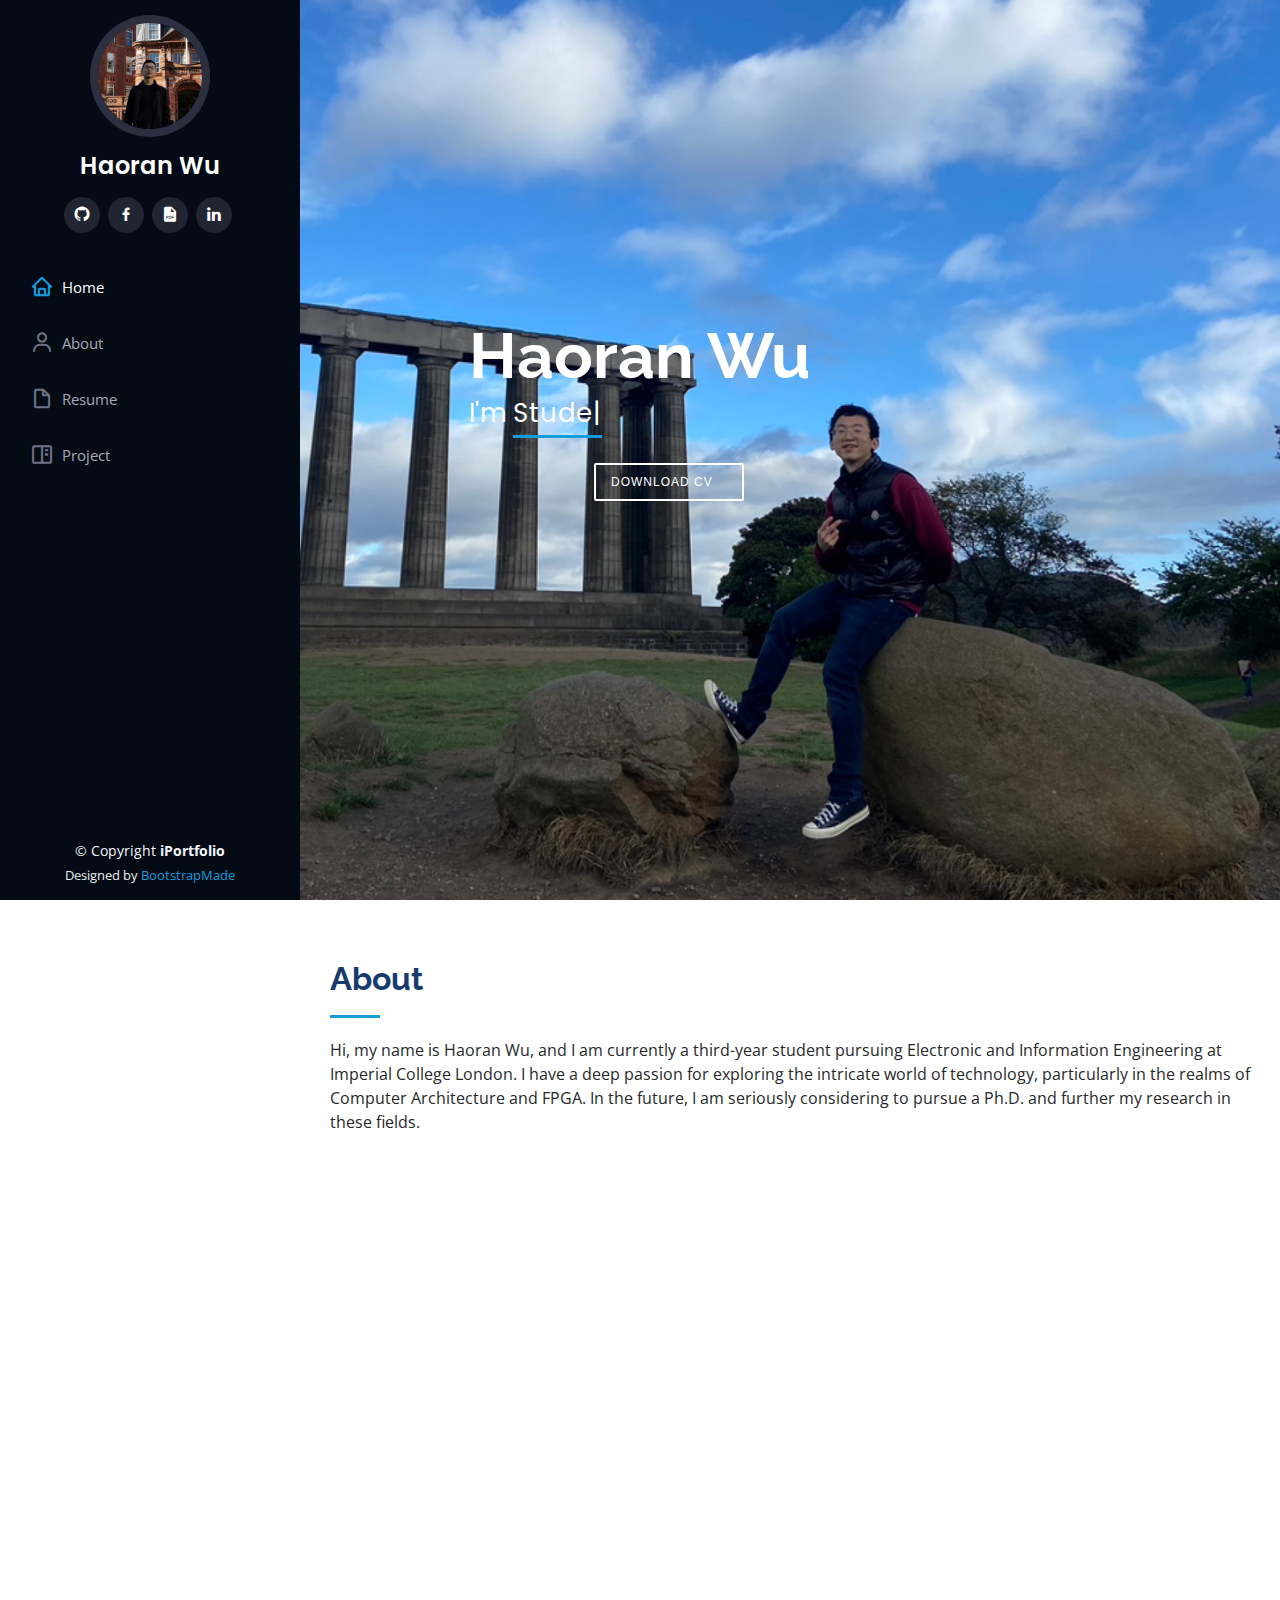
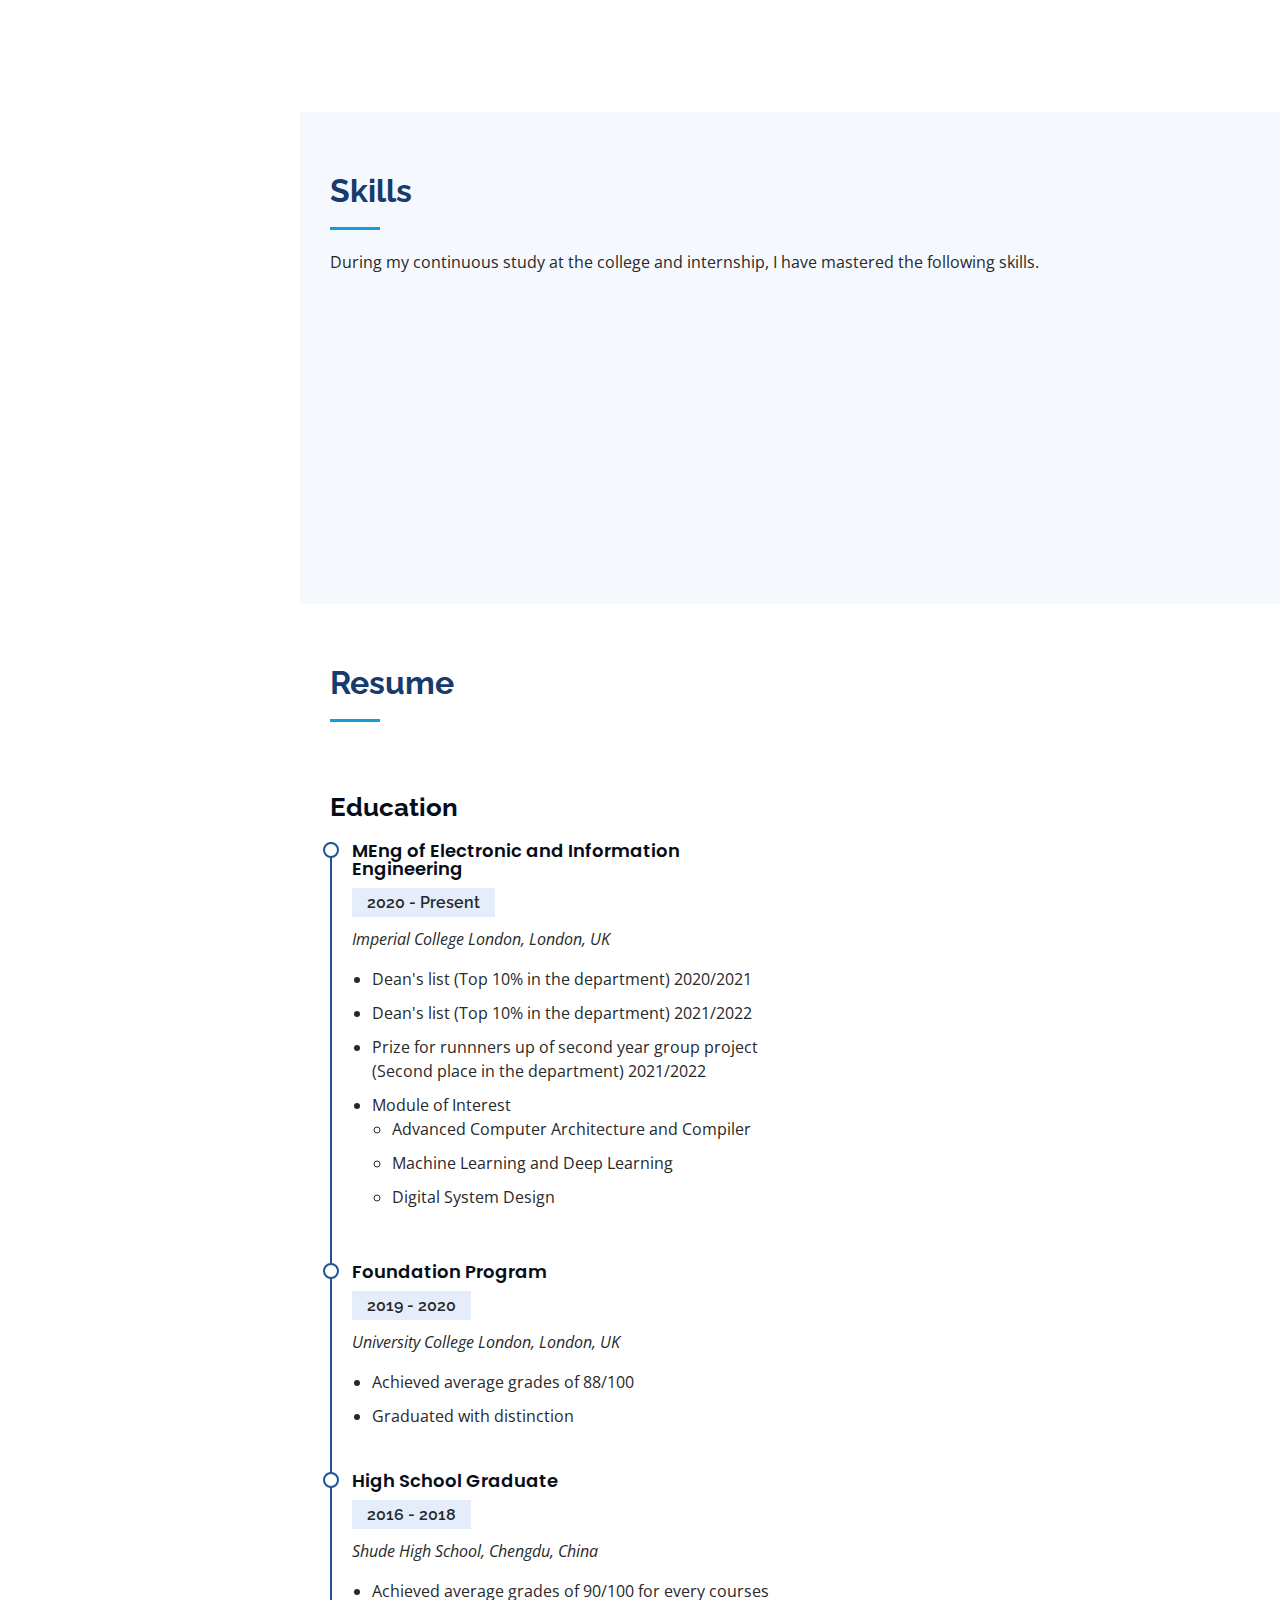
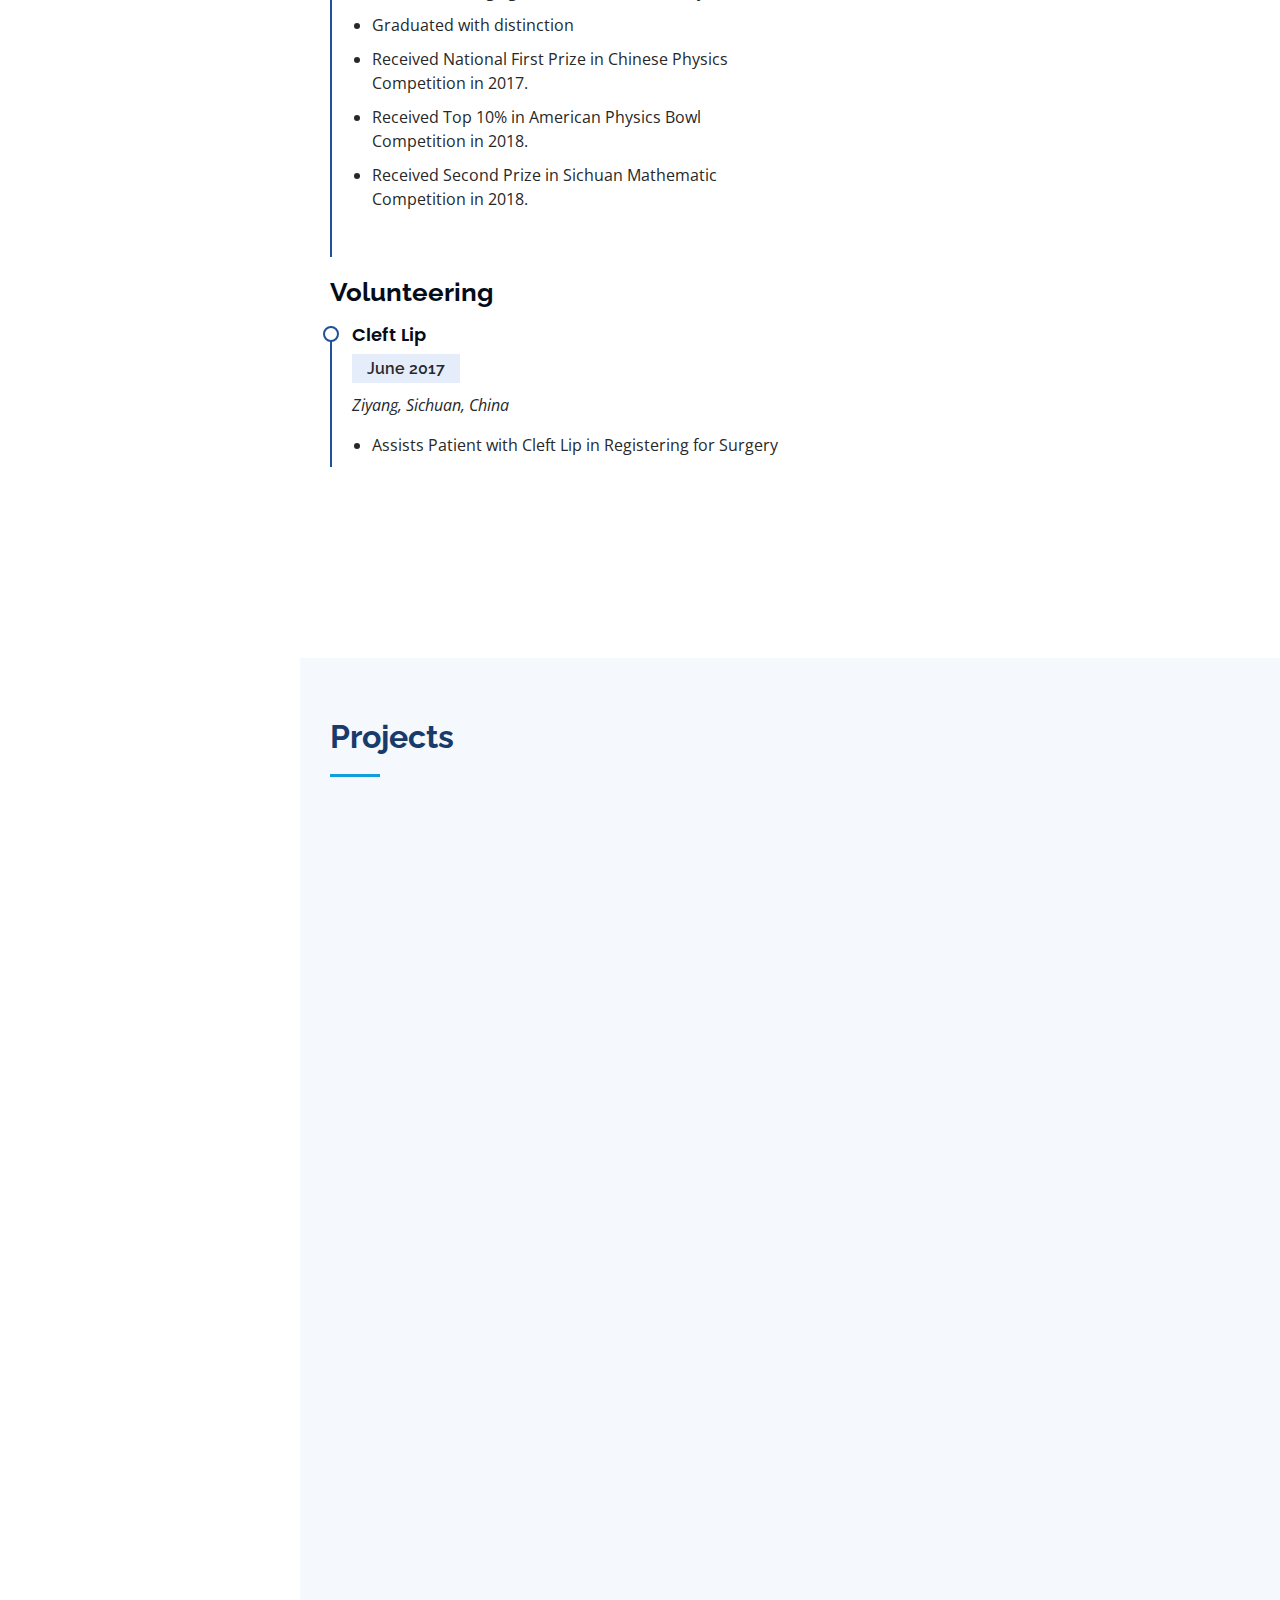
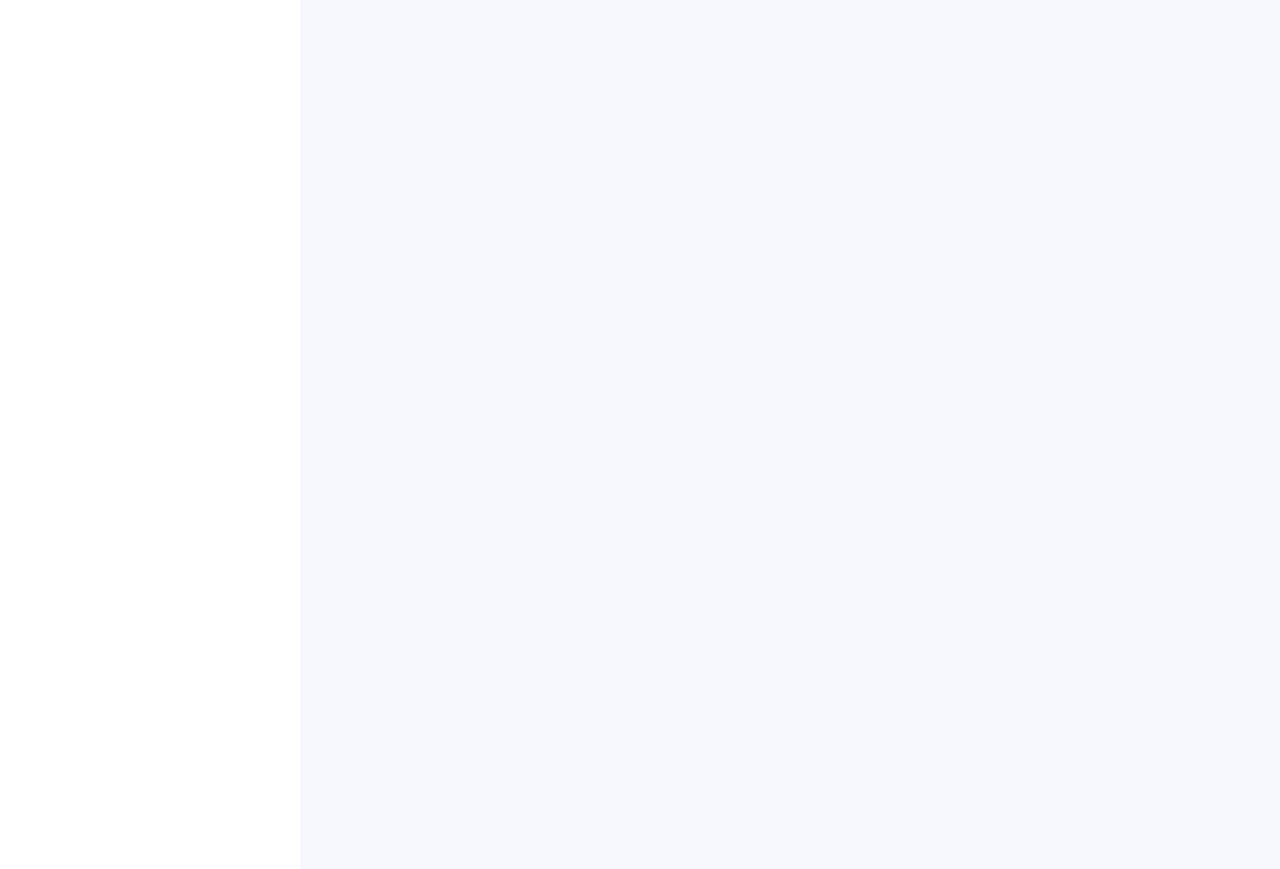
<file: index.html>
<!DOCTYPE html>
<html lang="en">

<head>
  <meta charset="utf-8">
  <meta content="width=device-width, initial-scale=1.0" name="viewport">

  <title>GeorgeWu</title>
  <meta content="" name="description">
  <meta content="" name="keywords">

  <!-- Favicons -->
  <link href="assets/img/Favicon.jpeg" rel="icon">
  <link href="assets/img/Favicon.jpeg" rel="apple-touch-icon">

  <!-- Google Fonts -->
  <link href="https://fonts.googleapis.com/css?family=Open+Sans:300,300i,400,400i,600,600i,700,700i|Raleway:300,300i,400,400i,500,500i,600,600i,700,700i|Poppins:300,300i,400,400i,500,500i,600,600i,700,700i" rel="stylesheet">

  <!-- Vendor CSS Files -->
  <link href="assets/vendor/aos/aos.css" rel="stylesheet">
  <link href="assets/vendor/bootstrap/css/bootstrap.min.css" rel="stylesheet">
  <link href="assets/vendor/bootstrap-icons/bootstrap-icons.css" rel="stylesheet">
  <link href="assets/vendor/boxicons/css/boxicons.min.css" rel="stylesheet">
  <link href="assets/vendor/glightbox/css/glightbox.min.css" rel="stylesheet">
  <link href="assets/vendor/swiper/swiper-bundle.min.css" rel="stylesheet">

  <!-- Template Main CSS File -->
  <link href="assets/css/style.css" rel="stylesheet">

  <!-- =======================================================
  * Template Name: iPortfolio
  * Updated: May 30 2023 with Bootstrap v5.3.0
  * Template URL: https://bootstrapmade.com/iportfolio-bootstrap-portfolio-websites-template/
  * Author: BootstrapMade.com
  * License: https://bootstrapmade.com/license/
  ======================================================== -->
</head>

<body>

  <!-- ======= Mobile nav toggle button ======= -->
  <i class="bi bi-list mobile-nav-toggle d-xl-none"></i>

  <!-- ======= Header ======= -->
  <header id="header">
    <div class="d-flex flex-column">

      <div class="profile">
        <img src="assets/img/Selfi.jpeg" alt="" class="img-fluid rounded-circle">
        <h1 class="text-light"><a href="index.html">Haoran Wu</a></h1>
        <div class="social-links mt-3 text-center">
          <a href="https://github.com/GeorgeWu1204" class="github"><i class="bx bxl-github"></i></a>
          <a href="https://www.facebook.com/haoran.wu.927" class="facebook"><i class="bx bxl-facebook"></i></a>
          <a href="CV.pdf" class="pdf"><i class="bx bxs-file-pdf"></i></a>
          <a href="linkedin.com/in/haoran-wu-a51329215/" class="linkedin"><i class="bx bxl-linkedin"></i></a>
        </div>
      </div>

      <nav id="navbar" class="nav-menu navbar">
        <ul>
          <li><a href="#hero" class="nav-link scrollto active"><i class="bx bx-home"></i> <span>Home</span></a></li>
          <li><a href="#about" class="nav-link scrollto"><i class="bx bx-user"></i> <span>About</span></a></li>
          <li><a href="#resume" class="nav-link scrollto"><i class="bx bx-file-blank"></i> <span>Resume</span></a></li>
          <li><a href="#portfolio" class="nav-link scrollto"><i class="bx bx-book-content"></i> <span>Project</span></a></li>
        </ul>
      </nav><!-- .nav-menu -->
    </div>
  </header><!-- End Header -->

  <!-- ======= Hero Section ======= -->
  <section id="hero" class="d-flex flex-column justify-content-center align-items-center">
    <div class="hero-container" data-aos="fade-in">
      <h1>Haoran Wu</h1>
      <p>I'm <span class="typed" data-typed-items="Student, Hardware Engineer, Programmer"></span></p>
      <p><a href="CV.pdf" class="btn btn-learn">Download CV <i class="icon-download4"></i></a></p>
    </div>

    <!-- <div style="width: 200px; height: 100px; border: 1px solid #000; padding: 10px;">
      <a href="CV.pdf" download>
        <button style="width: 100%; height: 100%;"> Download CV</button>
      </a>
    </div> -->
  </section><!-- End Hero -->

  <main id="main">

    <!-- ======= About Section ======= -->
    <section id="about" class="about">
      <div class="container">

        <div class="section-title">
          <h2>About</h2>
          <p> Hi, my name is Haoran Wu, and I am currently a third-year student pursuing Electronic and Information Engineering at Imperial College London. 
            I have a deep passion for exploring the intricate world of technology, particularly in the realms of Computer Architecture and FPGA. In the future, I am seriously considering to pursue a Ph.D. and further my research in these fields. </p>
        </div>

        <div class="row">
          <div class="col-lg-4" data-aos="fade-right">
            <img src="assets/img/Selfi.jpeg" class="img-fluid" alt="">
          </div>
          <div class="col-lg-8 pt-4 pt-lg-0 content" data-aos="fade-left">
            <h3>Hardware Engineer</h3>
            <p class="fst-italic">
              I am currently pursuing a research-style internship focused on FPGA technology. As a result, I consider myself a hardware engineer specializing in this area.
            </p>
            <div class="row">
              <div class="col-lg-6">
                <ul>
                  <li><i class="bi bi-chevron-right"></i> <strong>Birthday:</strong> <span>4 Dec 2000</span></li>
                  <li><i class="bi bi-chevron-right"></i> <strong>Website:</strong> <span>https://github.com/GeorgeWu1204</span></li>
                  <li><i class="bi bi-chevron-right"></i> <strong>Phone:</strong> <span>+44 7529913387</span></li>
                  <li><i class="bi bi-chevron-right"></i> <strong>City:</strong> <span>London, UK</span></li>
                </ul>
              </div>
              <div class="col-lg-6">
                <ul>
                  <li><i class="bi bi-chevron-right"></i> <strong>Age:</strong> <span>22</span></li>
                  <li><i class="bi bi-chevron-right"></i> <strong>Degree:</strong> <span>Master of Engineering</span></li>
                  <li><i class="bi bi-chevron-right"></i> <strong>Email:</strong> <span>haoran.wu20@imperial.ac.uk</span></li>
                  <li><i class="bi bi-chevron-right"></i> <strong>Current Status:</strong> <span>Internship</span></li>
                </ul>
              </div>
            </div>
            <p>
              My interests extend beyond electronics and encompass mechanics and physics as well. One notable experience involved conducting a fatigue test on the bogie frame for high-speed railways, allowing me to delve into the practical application of mechanical engineering principles.
              </p>
              <p>
              I also have a passion for sports. I find enjoyment in soccer and basketball, relishing the thrill of both playing and spectating these dynamic team sports. Furthermore, I am an avid fan of Formula One Racing, captivated by the blend of engineering excellence, speed, and strategy that defines the sport.
            
            </p>
          </div>
        </div>

      </div>
    </section><!-- End About Section -->

    <!-- ======= Skills Section ======= -->
    <section id="skills" class="skills section-bg">
      <div class="container">

        <div class="section-title">
          <h2> Skills </h2>
          <p> During my continuous study at the college and internship, I have mastered the following skills.</p>
        </div>

        <div class="row skills-content">

          <div class="col-lg-6" data-aos="fade-up">

            <div class="progress">
              <span class="skill">Verilog & SystemVerilog <i class="val">80%</i></span>
              <div class="progress-bar-wrap">
                <div class="progress-bar" role="progressbar" aria-valuenow="100" aria-valuemin="0" aria-valuemax="100"></div>
              </div>
            </div>

            <div class="progress">
              <span class="skill">Python <i class="val">70%</i></span>
              <div class="progress-bar-wrap">
                <div class="progress-bar" role="progressbar" aria-valuenow="90" aria-valuemin="0" aria-valuemax="100"></div>
              </div>
            </div>

            <div class="progress">
              <span class="skill"> C/C++ <i class="val">70%</i></span>
              <div class="progress-bar-wrap">
                <div class="progress-bar" role="progressbar" aria-valuenow="75" aria-valuemin="0" aria-valuemax="100"></div>
              </div>
            </div>

            <div class="progress">
              <span class="skill"> Tensorflow & Pytorch <i class="val">55%</i></span>
              <div class="progress-bar-wrap">
                <div class="progress-bar" role="progressbar" aria-valuenow="55" aria-valuemin="0" aria-valuemax="100"></div>
              </div>
            </div>

          </div>

          <div class="col-lg-6" data-aos="fade-up" data-aos-delay="100">

            <div class="progress">
              <span class="skill"> Functional Programming (Chisel) <i class="val">50%</i></span>
              <div class="progress-bar-wrap">
                <div class="progress-bar" role="progressbar" aria-valuenow="80" aria-valuemin="0" aria-valuemax="100"></div>
              </div>
            </div>

            <div class="progress">
              <span class="skill"> FPGA tool (Vivado, Quartus) <i class="val">60%</i></span>
              <div class="progress-bar-wrap">
                <div class="progress-bar" role="progressbar" aria-valuenow="90" aria-valuemin="0" aria-valuemax="100"></div>
              </div>
            </div>

            <div class="progress">
              <span class="skill"> Computer Architecture <i class="val">55%</i></span>
              <div class="progress-bar-wrap">
                <div class="progress-bar" role="progressbar" aria-valuenow="55" aria-valuemin="0" aria-valuemax="100"></div>
              </div>
            </div>

            

            <div class="progress">
              <span class="skill"> Bash Script, Makefile, Tcl <i class="val">50%</i></span>
              <div class="progress-bar-wrap">
                <div class="progress-bar" role="progressbar" aria-valuenow="55" aria-valuemin="0" aria-valuemax="100"></div>
              </div>
            </div>

          </div>

        </div>

      </div>
    </section><!-- End Skills Section -->

    <!-- ======= Resume Section ======= -->
    <section id="resume" class="resume">
      <div class="container">

        <div class="section-title">
          <h2>Resume</h2>
        </div>
      
        

        <div class="row">
          <div class="col-lg-6">
              <h3 class="resume-title"> Education </h3>
                  <div class="resume-item">
                    <h4>MEng of Electronic and Information Engineering</h4>
                    <h5>2020 - Present</h5>
                    <p><em>Imperial College London, London, UK</em></p>
                    <ul>
                      <li> Dean's list (Top 10% in the department) 2020/2021 </li>
                      <li> Dean's list (Top 10% in the department) 2021/2022 </li>
                      <li> Prize for runnners up of second year group project (Second place in the department) 2021/2022</li>
                      <li> Module of Interest 
                        <ul>
                          <li> Advanced Computer Architecture and Compiler </li>
                          <li> Machine Learning and Deep Learning</li>
                          <li> Digital System Design</li>
                        </ul>


                      </li>
                    </ul>
                  </div>
                  <div class="resume-item">
                    <h4>Foundation Program</h4>
                    <h5>2019 - 2020</h5>
                    <p><em>University College London, London, UK</em></p>
                    <ul>
                      <li> Achieved average grades of 88/100 </li>
                      <li> Graduated with distinction </li>
                    </ul>
                  </div>
                  <div class="resume-item">
                    <h4>High School Graduate</h4>
                    <h5>2016 - 2018</h5>
                    <p><em> Shude High School, Chengdu, China</em></p>
                    <ul>
                      <li> Achieved average grades of 90/100 for every courses</li>
                      <li> Graduated with distinction </li>
                      <li> Received National First Prize in Chinese Physics Competition in 2017. </li>
                      <li> Received Top 10% in American Physics Bowl Competition in 2018. </li>
                      <li> Received Second Prize in Sichuan Mathematic Competition in 2018. </li>
                    </ul>
                  </div>
                  <h3 class="resume-title"> Volunteering </h3>
                  <div class="resume-item">
                    <h4>Cleft Lip</h4>
                    <h5>June 2017</h5>
                    <p><em> Ziyang, Sichuan, China</em></p>
                    <ul>
                      <li> Assists Patient with Cleft Lip in Registering for Surgery</li>
                    </ul>
                  </div>
            </div>
          <div class="col-lg-6" data-aos="fade-up" data-aos-delay="100">
              <h3 class="resume-title">Professional Experience</h3>
                <div class="resume-item">
                  <h4> Academic Research (Industrial Placement) </h4>
                  <h5>April 2023 - Present</h5>
                  <p><em>Institute of Computing Technology Chinese Academy of Sciences </em></p>
                  <p><em>Supervisor: Dr. Kan Shi </em></p>
                  <ul>
                    <li>Develop a hardware fuzzer implemented on FPGA to automatically generate stimuli to the RISC-V processor.</li>
                    <li>Develop a verification system executed fully on Xilinx Zynq SoC. </li>
                  </ul>
                </div>
                <div class="resume-item">
                  <h4> Academic Research (Undergraduate Research Opportunities Programme) </h4>
                  <h5>June 2022 - Sep 2022</h5>
                  <p><em>Imperial College, London, UK</em></p>
                  <p><em>Supervisor: Dr. Davis James </em></p>
                  <ul>
                    <li> Developed an object detection system with Binary Neural Networks based on FPGAs </li>
                    <li> Used Residual Binary Network and Tensorflow to train and convert the Yolo configuration into binary networks</li>
                  </ul>
                </div>
                <div class="resume-item">
                  <h4> Academic Research </h4>
                  <h5>June 2019 - July 2019 & July 2021 - Sep 2021 </h5>
                  <p><em>Southwest Jiaotong University State Key Laboratory of Traction Power, Chengdu, China</em></p>
                  <p><em>Supervisor: Prof. Pingbo Wu </em></p>
                  <ul>
                    <li> Tested the relative displacement and interaction force of the High Temperature Superconducting Maglev and published a paper for this research.</li>
                    <li> Participated in fatigue experiments on bogie frame,coupler,damper of the bullet train.</li>
                    <li> Designed a lighter coupler with high modulus capacity using carbon fiber and patented for it.</li>
                  </ul>
                </div>

                <div class="resume-item">
                  <h4> Academic Research </h4>
                  <h5>June 2018 - July 2018 </h5>
                  <p><em>Laboratory of Tribology, Southwest Jiaotong University, China</em></p>
                  <p><em>Supervisor: Prof. Linmao Qian </em></p>
                  <ul>
                    <li> Utilize Atomic Force Microscopy (AFM) for nanoscale investigation of the influence of adhesion on the maximum static friction force under different atmospheric pressure.</li>

                  </ul>
                </div>
            </div>
        </div>
          
        </div>

      </div>
    </section><!-- End Resume Section -->

    <!-- ======= Portfolio Section ======= -->
    <section id="portfolio" class="portfolio section-bg">
      <div class="container">
        <div class="section-title">
          <h2>Projects</h2>
        </div>

        <div class="row">
          <div class="col-lg-12 d-flex justify-content-center" data-aos="fade-up" data-aos-delay="100">
            <ul id="portfolio-flters">
              <li data-filter="*" class="filter-active">All</li>
              <li data-filter=".filter-Year1">Year 1 Project</li>
              <li data-filter=".filter-Year2">Year 2 Project</li>
              <li data-filter=".filter-Year3">Year 3 Project</li>
              <li data-filter=".filter-Intern">Intern Project</li>
            </ul>
          </div>
        </div>
       
        <div class="row portfolio-container" data-aos="fade-up" data-aos-delay="200">
          <!-- High Temperature Superconducting Maglev -->
          <div class="col-lg-4 col-md-6 portfolio-item filter-Intern">

            <a href="HTS_Maglev.html" class="portfolio-details-lightbox" data-glightbox="type: external" title="Portfolio Details">
              <i class="bx bx-link" style="color: black;">
                <div class="portfolio-wrap">
                <h5>2019</h5>
                <div class="portfolio-info">
                  <h4 style = "text-align: center;">High Temeprature Superconducting Maglev </h4>
                  </div>
                  <div class="portfolio-img">
                    <img src="assets/img/portfolio/Maglev/HTS_Maglev.jpeg" class="img-fluid" alt="">
                  </div>
                </div>
              </i>
            </a>
          </div>
        
          <!-- Circuit Simulator -->
          <div class="col-lg-4 col-md-6 portfolio-item filter-Year1">
            <a href="Circuit.html" class="portfolio-details-lightbox" data-glightbox="type: external" title="Portfolio Details">
              <i class="bx bx-link" style="color: black;">
                    <div class="portfolio-wrap">
                        <h5>2021</h5>
                        <div class="portfolio-info">
                          <h4 style = "text-align: center;">Circuit Simulator</h4>
                        </div>
                        <div class="portfolio-img">
                          <img src="assets/img/portfolio/Circuit.png" class="img-fluid" alt="">
                        </div>
                        
                    </div>
              </i>
            </a>
          </div>
           <!-- MIPS CPU -->
          <div class="col-lg-4 col-md-6 portfolio-item filter-Year2">
            <a href="MIPS.html" class="portfolio-details-lightbox" data-glightbox="type: external" title="Portfolio Details">
              <i class="bx bx-link" style="color: black;">
              
              
                <div class="portfolio-wrap">
                  <h5>2021</h5>
                  
                  <div class="portfolio-info">
                    <h4 style = "text-align: center;">MIPS CPU</h4>
                  </div>
                  <div class="portfolio-img">
                    <img src="assets/img/portfolio/MIPS.png">
                  </div>
                </div>
          </i></a>
          </div>

          <!-- FPGA Game -->
          <div class="col-lg-4 col-md-6 portfolio-item filter-Year2">
            <a href="FPGA_Game.html" class="portfolio-details-lightbox" data-glightbox="type: external" title="Portfolio Details">
              <i class="bx bx-link" style="color: black;">
              
              <div class="portfolio-wrap">
                <h5>2022</h5>
                <div class="portfolio-info">
                  <h4 style = "text-align: center;">Formula 1 Game Based on FPGA</h4>
                </div>
                <div class="portfolio-img">
                  <img src="assets/img/portfolio/FPGA/formula-1-logo.svg">
                </div>
                
              </div>

            </i></a>

          </div>

          <!-- MIPS Compiler -->
          <div class="col-lg-4 col-md-6 portfolio-item filter-Year2">
            <a href="Compiler.html" class="portfolio-details-lightbox" data-glightbox="type: external" title="Portfolio Details">
              <i class="bx bx-link" style="color: black;">
                <div class="portfolio-wrap">
                  <h5>2022</h5>
                  <div class="portfolio-info">
                    <h4 style = "text-align: center;">MIPS Compiler</h4>
                  </div>
                  <div class="portfolio-img">
                    <img src="assets/img/portfolio/Compiler.png">
                  </div>
                </div>
                
            </i></a>
          </div>

          <!-- Mars Rover -->
          <div class="col-lg-4 col-md-6 portfolio-item filter-Year2">
            <a href="Mars_Rover.html" class="portfolio-details-lightbox" data-glightbox="type: external" title="Portfolio Details">
              <i class="bx bx-link" style="color: black;">
            <div class="portfolio-wrap">
              <h5>2022</h5>
              <div class="portfolio-info">
                <h4 style = "text-align: center;">Mars Rover</h4>
              </div>
              <div class="portfolio-img">
                <img src="assets/img/portfolio/Mars/Mars_logo.png">
              </div>
            </div>
          </i></a>
          </div>

          <!-- Baby Cradle -->
          <div class="col-lg-4 col-md-6 portfolio-item filter-Year3">
            <a href="Cradle.html" class="portfolio-details-lightbox" data-glightbox="type: external" title="Portfolio Details">
              <i class="bx bx-link" style="color: black;">
            <div class="portfolio-wrap">
              <h5>2023</h5>
              <div class="portfolio-info">
                <h4 style = "text-align: center;">Baby Cradle</h4>
              </div>
              <div class="portfolio-img">
                <img src="assets/img/portfolio/cradle.png">
              </div>
            </div>
          </i></a>
          </div>

          <!-- Music Synthesiser -->
          <div class="col-lg-4 col-md-6 portfolio-item filter-Year3">
            <a href="Music_Synthesis.html" class="portfolio-details-lightbox" data-glightbox="type: external" title="Portfolio Details">
              <i class="bx bx-link" style="color: black;">
            <div class="portfolio-wrap">
              <h5>2023</h5>
              <div class="portfolio-info">
                <h4 style = "text-align: center;"> Music Synthesizer </h4>
              </div>
              <div class="portfolio-img">
                <img src="assets/img/portfolio/Music/Music_Logo.png">
              </div>
            </div>
          </i></a>
          </div>

          <!-- Yolo -->
          <div class="col-lg-4 col-md-6 portfolio-item filter-Intern">
            <a href="Yolo.html" class="portfolio-details-lightbox" data-glightbox="type: external" title="Portfolio Details">
              <i class="bx bx-link">
                <div class="portfolio-wrap" style="color: black;">
                  <h5>2022</h5>
                  <div class="portfolio-info">
                    <h4 style = "text-align: center;"> Yolo Network on FPGA </h4>
                  </div>
                  <div class="portfolio-img">
                    <img src="assets/img/portfolio/fpga.png">
                  </div>
                </div>
              </i></a>
          </div>
        </div>

      </div>
    </section><!-- End Portfolio Section -->

  </main><!-- End #main -->

  <!-- ======= Footer ======= -->
  <footer id="footer">
    <div class="container">
      <div class="copyright">
        &copy; Copyright <strong><span>iPortfolio</span></strong>
      </div>
      <div class="credits">
        <!-- All the links in the footer should remain intact. -->
        <!-- You can delete the links only if you purchased the pro version. -->
        <!-- Licensing information: https://bootstrapmade.com/license/ -->
        <!-- Purchase the pro version with working PHP/AJAX contact form: https://bootstrapmade.com/iportfolio-bootstrap-portfolio-websites-template/ -->
        Designed by <a href="https://bootstrapmade.com/">BootstrapMade</a>
      </div>
    </div>
  </footer><!-- End  Footer -->

  <a href="#" class="back-to-top d-flex align-items-center justify-content-center"><i class="bi bi-arrow-up-short"></i></a>

  <!-- Vendor JS Files -->
  <script src="assets/vendor/purecounter/purecounter_vanilla.js"></script>
  <script src="assets/vendor/aos/aos.js"></script>
  <script src="assets/vendor/bootstrap/js/bootstrap.bundle.min.js"></script>
  <script src="assets/vendor/glightbox/js/glightbox.min.js"></script>
  <script src="assets/vendor/isotope-layout/isotope.pkgd.min.js"></script>
  <script src="assets/vendor/swiper/swiper-bundle.min.js"></script>
  <script src="assets/vendor/typed.js/typed.umd.js"></script>
  <script src="assets/vendor/waypoints/noframework.waypoints.js"></script>
  <script src="assets/vendor/php-email-form/validate.js"></script>

  <!-- Template Main JS File -->
  <script src="assets/js/main.js"></script>

</body>

</html>
</file>
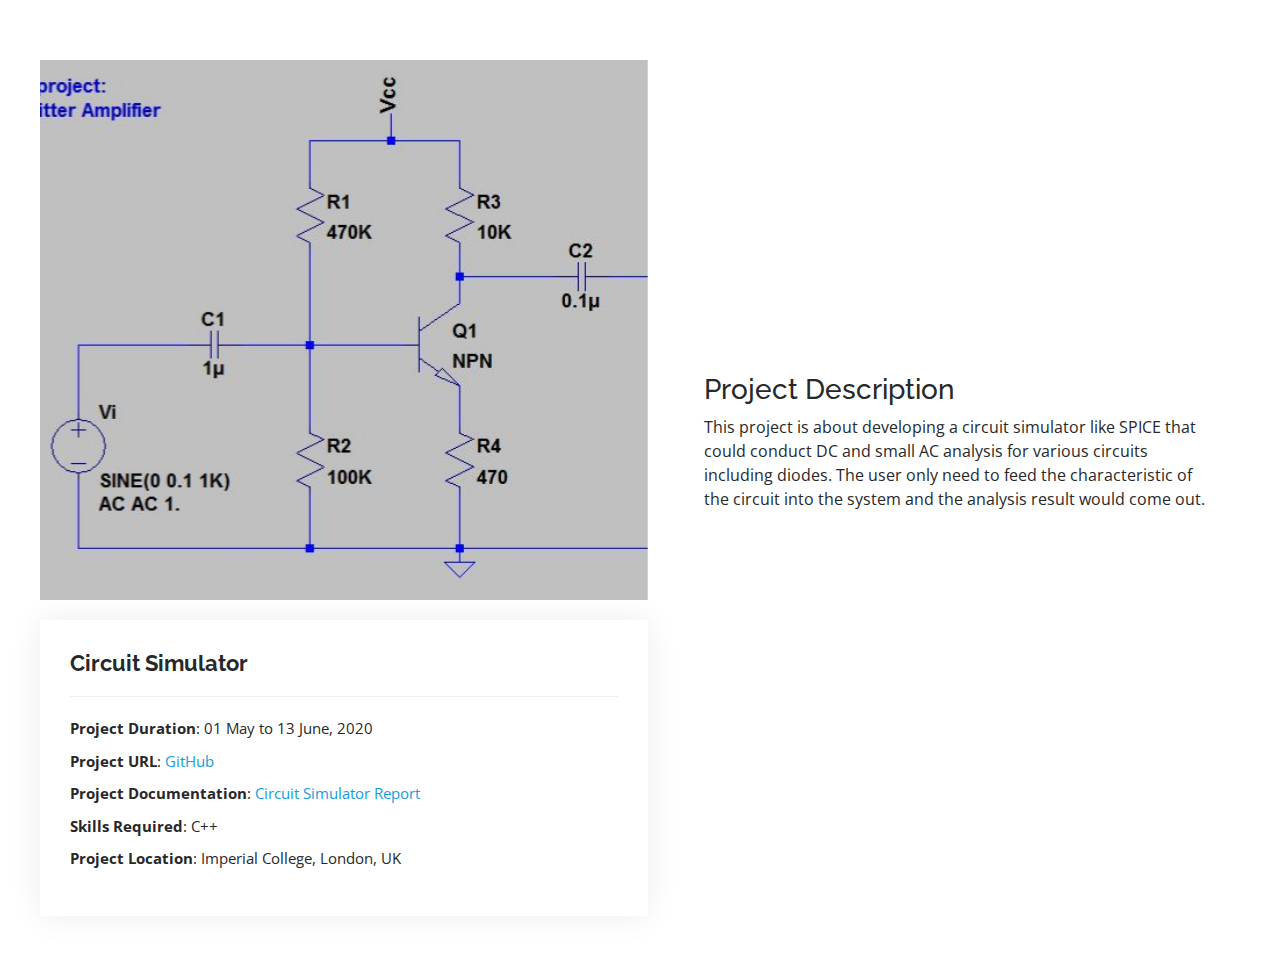
<file: Circuit.html>
<!DOCTYPE html>
<html lang="en">

<head>
  <meta charset="utf-8">
  <meta content="width=device-width, initial-scale=1.0" name="viewport">

  <title>Portfolio Details - Personal Bootstrap Template</title>
  <meta content="" name="description">
  <meta content="" name="keywords">

  <!-- Favicons -->
  <link href="assets/img/favicon.png" rel="icon">
  <link href="assets/img/apple-touch-icon.png" rel="apple-touch-icon">

  <!-- Google Fonts -->
  <link href="https://fonts.googleapis.com/css?family=Open+Sans:300,300i,400,400i,600,600i,700,700i|Raleway:300,300i,400,400i,500,500i,600,600i,700,700i|Poppins:300,300i,400,400i,500,500i,600,600i,700,700i" rel="stylesheet">

  <!-- Vendor CSS Files -->
  <link href="assets/vendor/aos/aos.css" rel="stylesheet">
  <link href="assets/vendor/bootstrap/css/bootstrap.min.css" rel="stylesheet">
  <link href="assets/vendor/bootstrap-icons/bootstrap-icons.css" rel="stylesheet">
  <link href="assets/vendor/boxicons/css/boxicons.min.css" rel="stylesheet">
  <link href="assets/vendor/glightbox/css/glightbox.min.css" rel="stylesheet">
  <link href="assets/vendor/swiper/swiper-bundle.min.css" rel="stylesheet">

  <!-- Template Main CSS File -->
  <link href="assets/css/style.css" rel="stylesheet">

  <!-- =======================================================
  * Template Name: MyResume
  * Updated: May 30 2023 with Bootstrap v5.3.0
  * Template URL: https://bootstrapmade.com/free-html-bootstrap-template-my-resume/
  * Author: BootstrapMade.com
  * License: https://bootstrapmade.com/license/
  ======================================================== -->
</head>

<body>


    <!-- ======= Portfolio Details Section ======= -->
    <section id="portfolio-details" class="portfolio-details">

      <div class="portfolioDetailsLightbox">
        <div class="row gy-8">
          <div class="col-lg-6">
            <div class="portfolio-details-slider swiper">
              <div class="swiper-wrapper align-items-center">

                <div class="swiper-slide">
                  <img src="assets/img/portfolio/Circuit/Circuit.JPG" alt="">
                </div>

              </div>
              <div class="swiper-pagination"></div>
            </div>
            <div class="portfolio-info">
              <h3>Circuit Simulator</h3>
              <ul>
                <li><strong>Project Duration</strong>: 01 May to 13 June, 2020</li>
                
                <li><strong>Project URL</strong>: <a class = "gitlink" onclick=openNewWin("https://github.com/GeorgeWu1204/Circuit-Simulator")>GitHub</a></li>
                
                <li><strong>Project Documentation</strong>: <a href="assets/pdf/CircuitSimulator.pdf">Circuit Simulator Report</a></li>
               
                <li><strong>Skills Required</strong>:  C++ </li>
                <li><strong>Project Location</strong>: Imperial College, London, UK</li>
              </ul> 
            </div>
          </div>

          <div class="col-lg-6">

            <div class="portfolio-description">
              <h3>Project Description</h3>
              <p>
                This project is about developing a circuit simulator like SPICE that could conduct DC and small AC analysis for various circuits including diodes. The user only need to feed the characteristic of the circuit into the system and the analysis result would come out.
              </p>
            </div>
          </div>

        </div>

      </div>
    </section><!-- End Portfolio Details Section -->



  <div id="preloader"></div>
  <a href="#" class="back-to-top d-flex align-items-center justify-content-center"><i class="bi bi-arrow-up-short"></i></a>

  <!-- Vendor JS Files -->
  <script src="assets/vendor/purecounter/purecounter_vanilla.js"></script>
  <script src="assets/vendor/aos/aos.js"></script>
  <script src="assets/vendor/bootstrap/js/bootstrap.bundle.min.js"></script>
  <script src="assets/vendor/glightbox/js/glightbox.min.js"></script>
  <script src="assets/vendor/isotope-layout/isotope.pkgd.min.js"></script>
  <script src="assets/vendor/swiper/swiper-bundle.min.js"></script>
  <script src="assets/vendor/typed.js/typed.umd.js"></script>
  <script src="assets/vendor/waypoints/noframework.waypoints.js"></script>
  <script src="assets/vendor/php-email-form/validate.js"></script>

  <!-- Template Main JS File -->
  <script src="assets/js/main.js"></script>

</body>

</html>
</file>
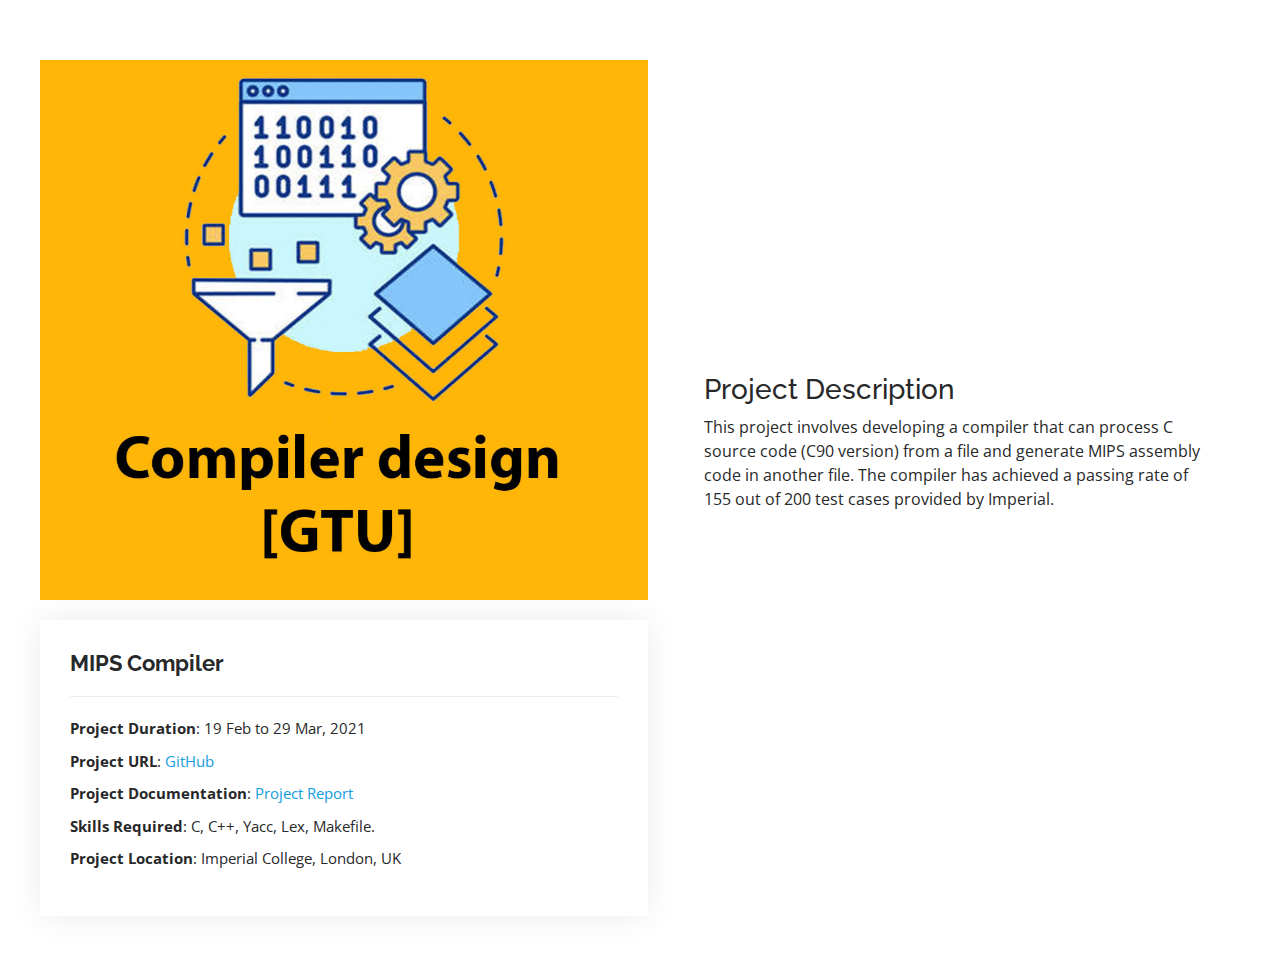
<file: Compiler.html>
<!DOCTYPE html>
<html lang="en">

<head>
  <meta charset="utf-8">
  <meta content="width=device-width, initial-scale=1.0" name="viewport">

  <title>Portfolio Details - Personal Bootstrap Template</title>
  <meta content="" name="description">
  <meta content="" name="keywords">

  <!-- Favicons -->
  <link href="assets/img/favicon.png" rel="icon">
  <link href="assets/img/apple-touch-icon.png" rel="apple-touch-icon">

  <!-- Google Fonts -->
  <link href="https://fonts.googleapis.com/css?family=Open+Sans:300,300i,400,400i,600,600i,700,700i|Raleway:300,300i,400,400i,500,500i,600,600i,700,700i|Poppins:300,300i,400,400i,500,500i,600,600i,700,700i" rel="stylesheet">

  <!-- Vendor CSS Files -->
  <link href="assets/vendor/aos/aos.css" rel="stylesheet">
  <link href="assets/vendor/bootstrap/css/bootstrap.min.css" rel="stylesheet">
  <link href="assets/vendor/bootstrap-icons/bootstrap-icons.css" rel="stylesheet">
  <link href="assets/vendor/boxicons/css/boxicons.min.css" rel="stylesheet">
  <link href="assets/vendor/glightbox/css/glightbox.min.css" rel="stylesheet">
  <link href="assets/vendor/swiper/swiper-bundle.min.css" rel="stylesheet">

  <!-- Template Main CSS File -->
  <link href="assets/css/style.css" rel="stylesheet">

  <!-- =======================================================
  * Template Name: MyResume
  * Updated: May 30 2023 with Bootstrap v5.3.0
  * Template URL: https://bootstrapmade.com/free-html-bootstrap-template-my-resume/
  * Author: BootstrapMade.com
  * License: https://bootstrapmade.com/license/
  ======================================================== -->
</head>

<body>


    <!-- ======= Portfolio Details Section ======= -->
    <section id="portfolio-details" class="portfolio-details">
      <div class="portfolioDetailsLightbox">

        <div class="row gy-8">

          <div class="col-lg-6">
            <div class="portfolio-details-slider swiper">
              <div class="swiper-wrapper align-items-center">

                <div class="swiper-slide">
                  <img src="assets/img/portfolio/Compiler.jpg" alt="">
                </div>

              </div>
              <div class="swiper-pagination"></div>
            </div>
            <div class="portfolio-info">
              <h3>MIPS Compiler</h3>
              <ul>
                <li><strong>Project Duration</strong>: 19 Feb to 29 Mar, 2021</li>
                <li><strong>Project URL</strong>: <a class = "gitlink" onclick=openNewWin("https://github.com/GeorgeWu1204/C-to-MIPS-Compiler")>GitHub</a></li>
                <li><strong>Project Documentation</strong>: <a href="assets/pdf/Compiler.pdf">Project Report</a></li>
                <li><strong>Skills Required</strong>:  C, C++, Yacc, Lex, Makefile. </li>
                <li><strong>Project Location</strong>: Imperial College, London, UK</li>
              </ul>
            </div>
          </div>

          <div class="col-lg-6">

            <div class="portfolio-description">
              <h3>Project Description</h3>
              <p>
                This project involves developing a compiler that can process C source code (C90 version) from a file and generate MIPS assembly code in another file. The compiler has achieved a passing rate of 155 out of 200 test cases provided by Imperial.
              </p>
              
            </div>
          </div>

        </div>

      </div>
    </section><!-- End Portfolio Details Section -->


  <div id="preloader"></div>
  <a href="#" class="back-to-top d-flex align-items-center justify-content-center"><i class="bi bi-arrow-up-short"></i></a>

  <!-- Vendor JS Files -->
  <script src="assets/vendor/purecounter/purecounter_vanilla.js"></script>
  <script src="assets/vendor/aos/aos.js"></script>
  <script src="assets/vendor/bootstrap/js/bootstrap.bundle.min.js"></script>
  <script src="assets/vendor/glightbox/js/glightbox.min.js"></script>
  <script src="assets/vendor/isotope-layout/isotope.pkgd.min.js"></script>
  <script src="assets/vendor/swiper/swiper-bundle.min.js"></script>
  <script src="assets/vendor/typed.js/typed.umd.js"></script>
  <script src="assets/vendor/waypoints/noframework.waypoints.js"></script>
  <script src="assets/vendor/php-email-form/validate.js"></script>

  <!-- Template Main JS File -->
  <script src="assets/js/main.js"></script>

</body>

</html>
</file>
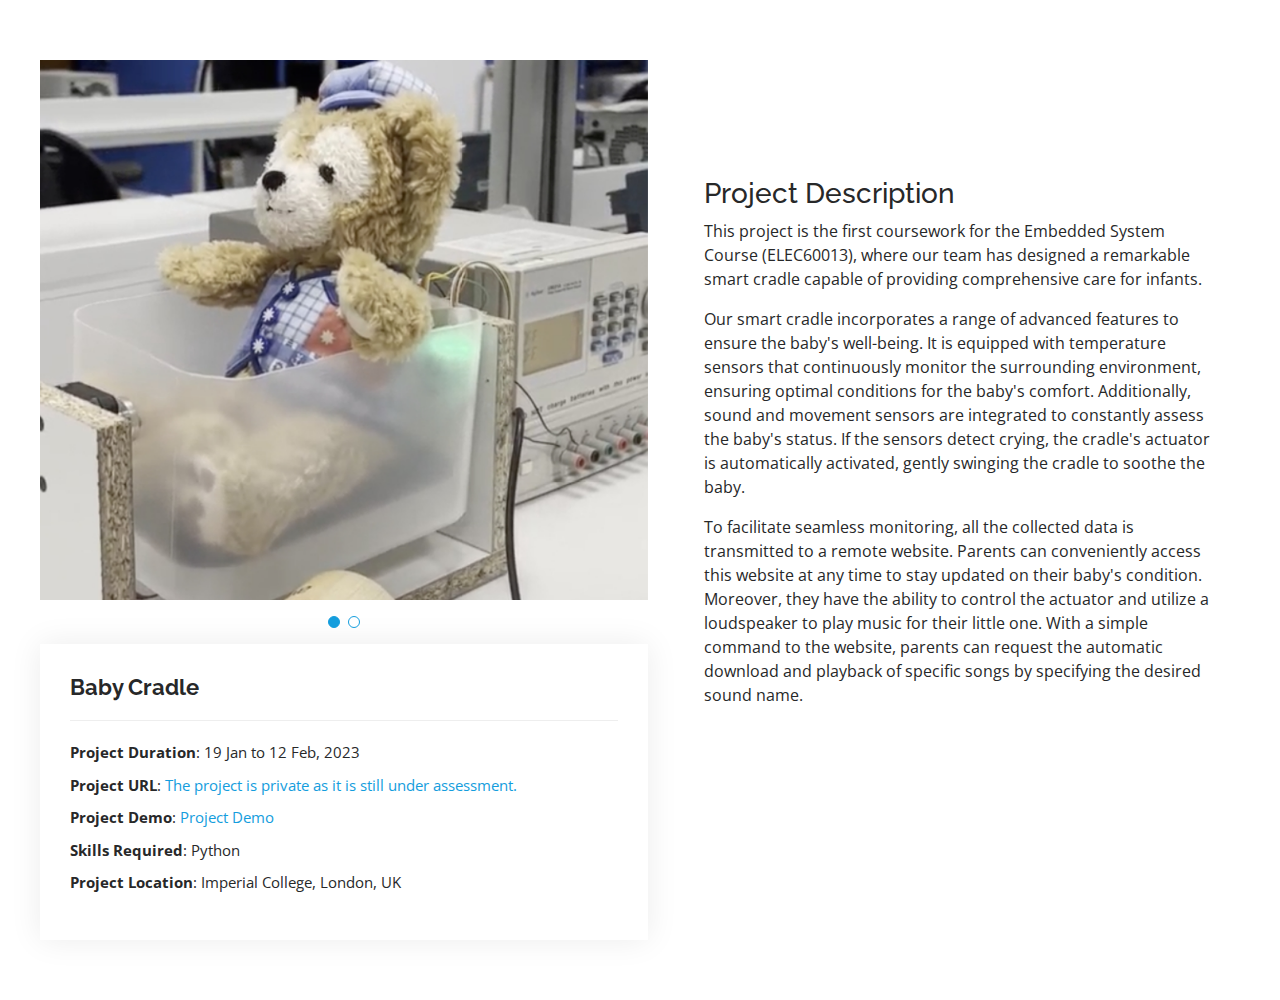
<file: Cradle.html>
<!DOCTYPE html>
<html lang="en">

<head>
  <meta charset="utf-8">
  <meta content="width=device-width, initial-scale=1.0" name="viewport">

  <title>Portfolio Details - Personal Bootstrap Template</title>
  <meta content="" name="description">
  <meta content="" name="keywords">

  <!-- Favicons -->
  <link href="assets/img/favicon.png" rel="icon">
  <link href="assets/img/apple-touch-icon.png" rel="apple-touch-icon">

  <!-- Google Fonts -->
  <link href="https://fonts.googleapis.com/css?family=Open+Sans:300,300i,400,400i,600,600i,700,700i|Raleway:300,300i,400,400i,500,500i,600,600i,700,700i|Poppins:300,300i,400,400i,500,500i,600,600i,700,700i" rel="stylesheet">

  <!-- Vendor CSS Files -->
  <link href="assets/vendor/aos/aos.css" rel="stylesheet">
  <link href="assets/vendor/bootstrap/css/bootstrap.min.css" rel="stylesheet">
  <link href="assets/vendor/bootstrap-icons/bootstrap-icons.css" rel="stylesheet">
  <link href="assets/vendor/boxicons/css/boxicons.min.css" rel="stylesheet">
  <link href="assets/vendor/glightbox/css/glightbox.min.css" rel="stylesheet">
  <link href="assets/vendor/swiper/swiper-bundle.min.css" rel="stylesheet">

  <!-- Template Main CSS File -->
  <link href="assets/css/style.css" rel="stylesheet">

  <!-- =======================================================
  * Template Name: MyResume
  * Updated: May 30 2023 with Bootstrap v5.3.0
  * Template URL: https://bootstrapmade.com/free-html-bootstrap-template-my-resume/
  * Author: BootstrapMade.com
  * License: https://bootstrapmade.com/license/
  ======================================================== -->
</head>

<body>


    <!-- ======= Portfolio Details Section ======= -->
    <section id="portfolio-details" class="portfolio-details">
      <div class="portfolioDetailsLightbox">

        <div class="row gy-8">

          <div class="col-lg-6">
            <div class="portfolio-details-slider swiper">
              <div class="swiper-wrapper align-items-center">

                <!-- <div class="swiper-slide">
                  <img src="assets/img/portfolio/Cradle/Cradle_logo.jpg" alt="">
                </div> -->
                <div class="swiper-slide">
                    <img src="assets/img/portfolio/Cradle/Cradle_2.jpg" alt="">
                  </div>
                  <div class="swiper-slide">
                    <img src="assets/img/portfolio/Cradle/Cradle_3.jpg" alt="">
                  </div>

              </div>
              <div class="swiper-pagination"></div>
            </div>
            <div class="portfolio-info">
              <h3>Baby Cradle</h3>
              <ul>
                <li><strong>Project Duration</strong>: 19 Jan to 12 Feb, 2023</li>
                <li><strong>Project URL</strong>: <a class = "gitlink" onclick=openNewWin("https://github.com/GeorgeWu1204/Embedded_System_Task1")>The project is private as it is still under assessment.</a></li>
                
                <li><strong>Project Demo</strong>: <a class = "gitlink" onclick=openNewWin("https://youtu.be/S52hr6MHDJo")>Project Demo</a></li>
                <li><strong>Skills Required</strong>:  Python </li>
                <li><strong>Project Location</strong>: Imperial College, London, UK</li>
              </ul>
            </div>
          </div>

          <div class="col-lg-6">

            <div class="portfolio-description">
              <h3>Project Description</h3>
              <p>
                This project is the first coursework for the Embedded System Course (ELEC60013), where our team has designed a remarkable smart cradle capable of providing comprehensive care for infants.
              </p>
              <p>
                Our smart cradle incorporates a range of advanced features to ensure the baby's well-being. It is equipped with temperature sensors that continuously monitor the surrounding environment, ensuring optimal conditions for the baby's comfort. Additionally, sound and movement sensors are integrated to constantly assess the baby's status. If the sensors detect crying, the cradle's actuator is automatically activated, gently swinging the cradle to soothe the baby.
              </p>
              <p>
                To facilitate seamless monitoring, all the collected data is transmitted to a remote website. Parents can conveniently access this website at any time to stay updated on their baby's condition. Moreover, they have the ability to control the actuator and utilize a loudspeaker to play music for their little one. With a simple command to the website, parents can request the automatic download and playback of specific songs by specifying the desired sound name.
              </p>
              
            </div>
          </div>

        </div>

      </div>
    </section><!-- End Portfolio Details Section -->


  <div id="preloader"></div>
  <a href="#" class="back-to-top d-flex align-items-center justify-content-center"><i class="bi bi-arrow-up-short"></i></a>

  <!-- Vendor JS Files -->
  <script src="assets/vendor/purecounter/purecounter_vanilla.js"></script>
  <script src="assets/vendor/aos/aos.js"></script>
  <script src="assets/vendor/bootstrap/js/bootstrap.bundle.min.js"></script>
  <script src="assets/vendor/glightbox/js/glightbox.min.js"></script>
  <script src="assets/vendor/isotope-layout/isotope.pkgd.min.js"></script>
  <script src="assets/vendor/swiper/swiper-bundle.min.js"></script>
  <script src="assets/vendor/typed.js/typed.umd.js"></script>
  <script src="assets/vendor/waypoints/noframework.waypoints.js"></script>
  <script src="assets/vendor/php-email-form/validate.js"></script>

  <!-- Template Main JS File -->
  <script src="assets/js/main.js"></script>

</body>

</html>
</file>
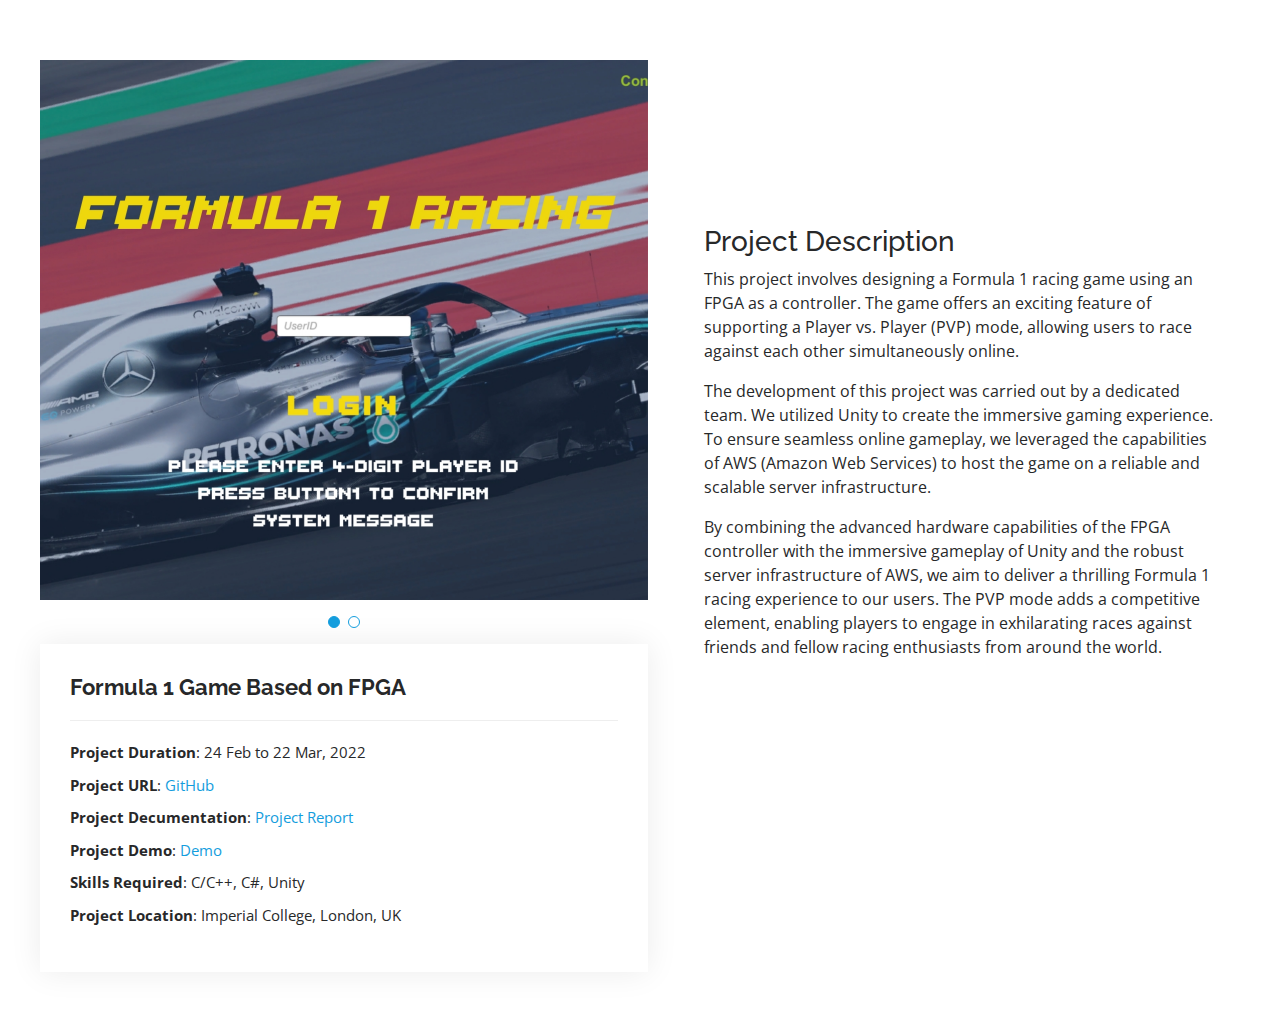
<file: FPGA_Game.html>
<!DOCTYPE html>
<html lang="en">

<head>
  <meta charset="utf-8">
  <meta content="width=device-width, initial-scale=1.0" name="viewport">

  <title>Portfolio Details - Personal Bootstrap Template</title>
  <meta content="" name="description">
  <meta content="" name="keywords">

  <!-- Favicons -->
  <link href="assets/img/favicon.png" rel="icon">
  <link href="assets/img/apple-touch-icon.png" rel="apple-touch-icon">

  <!-- Google Fonts -->
  <link href="https://fonts.googleapis.com/css?family=Open+Sans:300,300i,400,400i,600,600i,700,700i|Raleway:300,300i,400,400i,500,500i,600,600i,700,700i|Poppins:300,300i,400,400i,500,500i,600,600i,700,700i" rel="stylesheet">

  <!-- Vendor CSS Files -->
  <link href="assets/vendor/aos/aos.css" rel="stylesheet">
  <link href="assets/vendor/bootstrap/css/bootstrap.min.css" rel="stylesheet">
  <link href="assets/vendor/bootstrap-icons/bootstrap-icons.css" rel="stylesheet">
  <link href="assets/vendor/boxicons/css/boxicons.min.css" rel="stylesheet">
  <link href="assets/vendor/glightbox/css/glightbox.min.css" rel="stylesheet">
  <link href="assets/vendor/swiper/swiper-bundle.min.css" rel="stylesheet">

  <!-- Template Main CSS File -->
  <link href="assets/css/style.css" rel="stylesheet">

  <!-- =======================================================
  * Template Name: MyResume
  * Updated: May 30 2023 with Bootstrap v5.3.0
  * Template URL: https://bootstrapmade.com/free-html-bootstrap-template-my-resume/
  * Author: BootstrapMade.com
  * License: https://bootstrapmade.com/license/
  ======================================================== -->
</head>

<body>


    <!-- ======= Portfolio Details Section ======= -->
    <section id="portfolio-details" class="portfolio-details">
      <div class="portfolioDetailsLightbox">

        <div class="row gy-8">

          <div class="col-lg-6">
            <div class="portfolio-details-slider swiper">
              <div class="swiper-wrapper align-items-center">

                <div class="swiper-slide">
                  <img src="assets/img/portfolio/FPGA/F1.jpg" alt="">
                </div>

                <div class="swiper-slide">
                  <img src="assets/img/portfolio/FPGA/FPGA.jpg" alt="">
                </div>

              </div>
              <div class="swiper-pagination"></div>
            </div>
            <div class="portfolio-info">
              <h3>Formula 1 Game Based on FPGA</h3>
              <ul>
                <li><strong>Project Duration</strong>: 24 Feb to 22 Mar, 2022</li>
                <li><strong>Project URL</strong>: <a class = "gitlink" onclick=openNewWin("https://github.com/GeorgeWu1204/Formula-1-Game-on-FPGA")>GitHub</a></li>
                <li><strong>Project Decumentation</strong>: <a href="assets/pdf/Formula1.pdf">Project Report</a></li>
                <li><strong>Project Demo</strong>: <a class = "gitlink" onclick=openNewWin("https://youtu.be/XQYwFbIDTQg")>Demo</a></li>
                <li><strong>Skills Required</strong>: C/C++, C#, Unity </li>
                <li><strong>Project Location</strong>: Imperial College, London, UK</li>
              </ul>
            </div>
          </div>

          <div class="col-lg-6">

            <div class="portfolio-description">
              <h3>Project Description</h3>
              <p>
                This project involves designing a Formula 1 racing game using an FPGA as a controller. The game offers an exciting feature of supporting a Player vs. Player (PVP) mode, allowing users to race against each other simultaneously online.
              </p>
              <p>
                The development of this project was carried out by a dedicated team. We utilized Unity to create the immersive gaming experience. To ensure seamless online gameplay, we leveraged the capabilities of AWS (Amazon Web Services) to host the game on a reliable and scalable server infrastructure.
              </p>
              <p>
                By combining the advanced hardware capabilities of the FPGA controller with the immersive gameplay of Unity and the robust server infrastructure of AWS, we aim to deliver a thrilling Formula 1 racing experience to our users. The PVP mode adds a competitive element, enabling players to engage in exhilarating races against friends and fellow racing enthusiasts from around the world.
              </p>
            </div>
          </div>

        </div>

      </div>
    </section><!-- End Portfolio Details Section -->

  <div id="preloader"></div>
  <a href="#" class="back-to-top d-flex align-items-center justify-content-center"><i class="bi bi-arrow-up-short"></i></a>

  <!-- Vendor JS Files -->
  <script src="assets/vendor/purecounter/purecounter_vanilla.js"></script>
  <script src="assets/vendor/aos/aos.js"></script>
  <script src="assets/vendor/bootstrap/js/bootstrap.bundle.min.js"></script>
  <script src="assets/vendor/glightbox/js/glightbox.min.js"></script>
  <script src="assets/vendor/isotope-layout/isotope.pkgd.min.js"></script>
  <script src="assets/vendor/swiper/swiper-bundle.min.js"></script>
  <script src="assets/vendor/typed.js/typed.umd.js"></script>
  <script src="assets/vendor/waypoints/noframework.waypoints.js"></script>
  <script src="assets/vendor/php-email-form/validate.js"></script>

  <!-- Template Main JS File -->
  <script src="assets/js/main.js"></script>

</body>

</html>
</file>
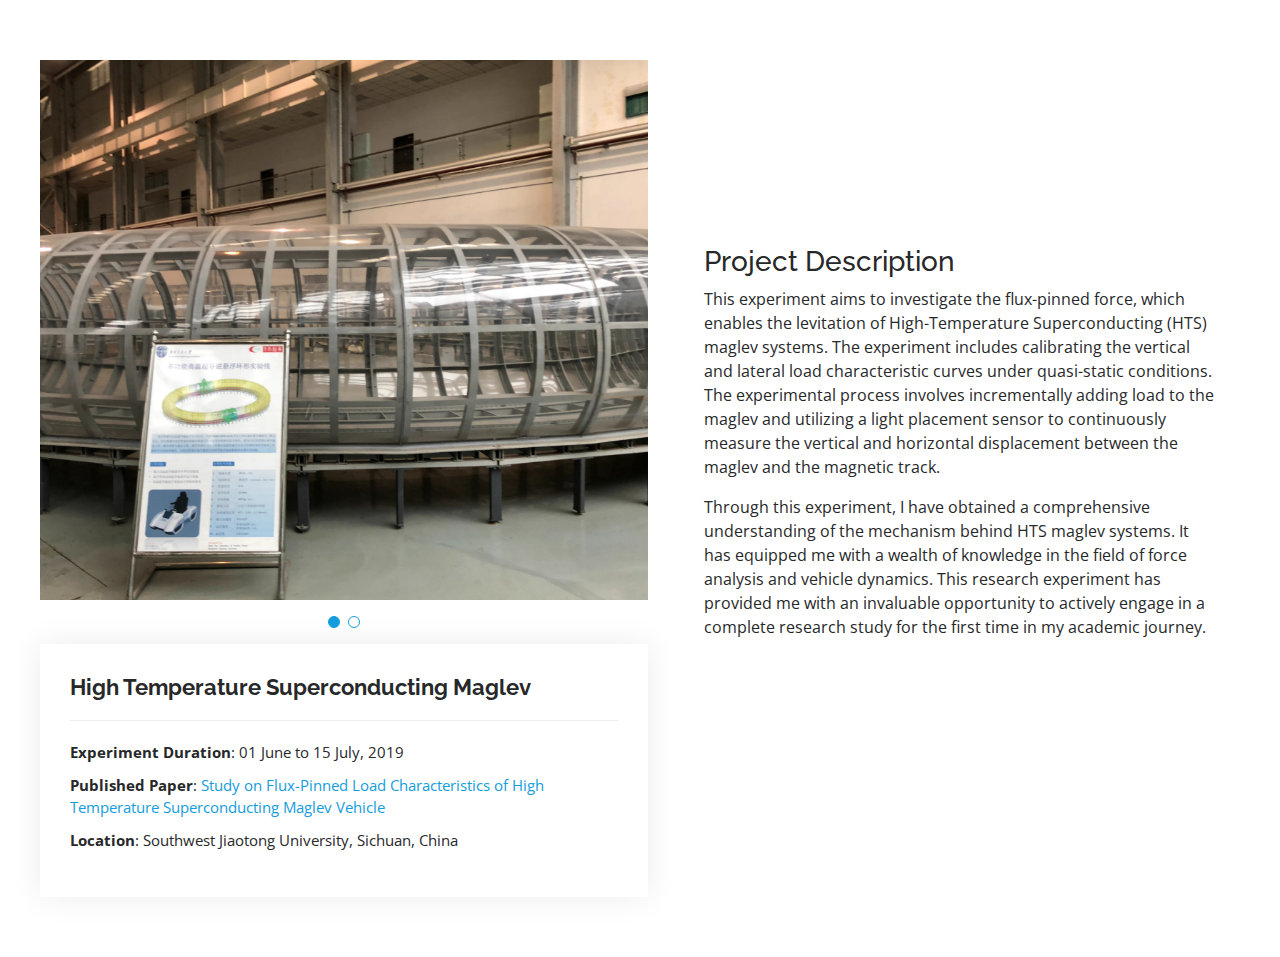
<file: HTS_Maglev.html>
<!DOCTYPE html>
<html lang="en">

<head>
  <meta charset="utf-8">
  <meta content="width=device-width, initial-scale=1.0" name="viewport">

  <title>Portfolio Details - Personal Bootstrap Template</title>
  <meta content="" name="description">
  <meta content="" name="keywords">

  <!-- Favicons -->
  <link href="assets/img/favicon.png" rel="icon">
  <link href="assets/img/apple-touch-icon.png" rel="apple-touch-icon">

  <!-- Google Fonts -->
  <link href="https://fonts.googleapis.com/css?family=Open+Sans:300,300i,400,400i,600,600i,700,700i|Raleway:300,300i,400,400i,500,500i,600,600i,700,700i|Poppins:300,300i,400,400i,500,500i,600,600i,700,700i" rel="stylesheet">

  <!-- Vendor CSS Files -->
  <link href="assets/vendor/aos/aos.css" rel="stylesheet">
  <link href="assets/vendor/bootstrap/css/bootstrap.min.css" rel="stylesheet">
  <link href="assets/vendor/bootstrap-icons/bootstrap-icons.css" rel="stylesheet">
  <link href="assets/vendor/boxicons/css/boxicons.min.css" rel="stylesheet">
  <link href="assets/vendor/glightbox/css/glightbox.min.css" rel="stylesheet">
  <link href="assets/vendor/swiper/swiper-bundle.min.css" rel="stylesheet">

  <!-- Template Main CSS File -->
  <link href="assets/css/style.css" rel="stylesheet">

  <!-- =======================================================
  * Template Name: MyResume
  * Updated: May 30 2023 with Bootstrap v5.3.0
  * Template URL: https://bootstrapmade.com/free-html-bootstrap-template-my-resume/
  * Author: BootstrapMade.com
  * License: https://bootstrapmade.com/license/
  ======================================================== -->
</head>

<body>

    <!-- ======= Portfolio Details Section ======= -->
    <section id="portfolio-details" class="portfolio-details">
      <div class="portfolioDetailsLightbox">

        <div class="row gy-8">

          <div class="col-lg-6">
            <div class="portfolio-details-slider swiper">
              <div class="swiper-wrapper align-items-center">
                <div class="swiper-slide">
                  <img src="assets/img/portfolio/Maglev/Maglev1.jpg" alt="">
                </div>
                <div class="swiper-slide">
                  <img src="assets/img/portfolio/Maglev/HTS_Maglev.jpeg" alt="">
                </div>
              </div>
              <div class="swiper-pagination"></div>
            </div>
            <div class="portfolio-info">
              <h3>High Temperature Superconducting Maglev</h3>
              <ul>
                <li><strong>Experiment Duration</strong>: 01 June to 15 July, 2019</li>
                <li><strong>Published Paper</strong>: <a href="assets/pdf/Maglev.pdf">Study on Flux-Pinned Load Characteristics of
                  High Temperature Superconducting Maglev
                  Vehicle</a></li>
                <li><strong>Location</strong>: Southwest Jiaotong University, Sichuan, China</li>
              </ul>
            </div>
          </div>

          <div class="col-lg-6">
            <div class="portfolio-description">
              <h3>Project Description</h3>
              <p>
                This experiment aims to investigate the flux-pinned force, which enables the levitation of High-Temperature Superconducting (HTS) maglev systems. The experiment includes calibrating the vertical and lateral load characteristic curves under quasi-static conditions.
                The experimental process involves incrementally adding load to the maglev and utilizing a light placement sensor to continuously measure the vertical and horizontal displacement between the maglev and the magnetic track.
              </p>
              <p>
                Through this experiment, I have obtained a comprehensive understanding of the mechanism behind HTS maglev systems. It has equipped me with a wealth of knowledge in the field of force analysis and vehicle dynamics. This research experiment has provided me with an invaluable opportunity to actively engage in a complete research study for the first time in my academic journey.
              </p>
            </div>
          </div>

        </div>

      </div>
    </section><!-- End Portfolio Details Section -->

  <div id="preloader"></div>
  <a href="#" class="back-to-top d-flex align-items-center justify-content-center"><i class="bi bi-arrow-up-short"></i></a>

  <!-- Vendor JS Files -->
  <script src="assets/vendor/purecounter/purecounter_vanilla.js"></script>
  <script src="assets/vendor/aos/aos.js"></script>
  <script src="assets/vendor/bootstrap/js/bootstrap.bundle.min.js"></script>
  <script src="assets/vendor/glightbox/js/glightbox.min.js"></script>
  <script src="assets/vendor/isotope-layout/isotope.pkgd.min.js"></script>
  <script src="assets/vendor/swiper/swiper-bundle.min.js"></script>
  <script src="assets/vendor/typed.js/typed.umd.js"></script>
  <script src="assets/vendor/waypoints/noframework.waypoints.js"></script>
  <script src="assets/vendor/php-email-form/validate.js"></script>

  <!-- Template Main JS File -->
  <script src="assets/js/main.js"></script>

</body>

</html>
</file>
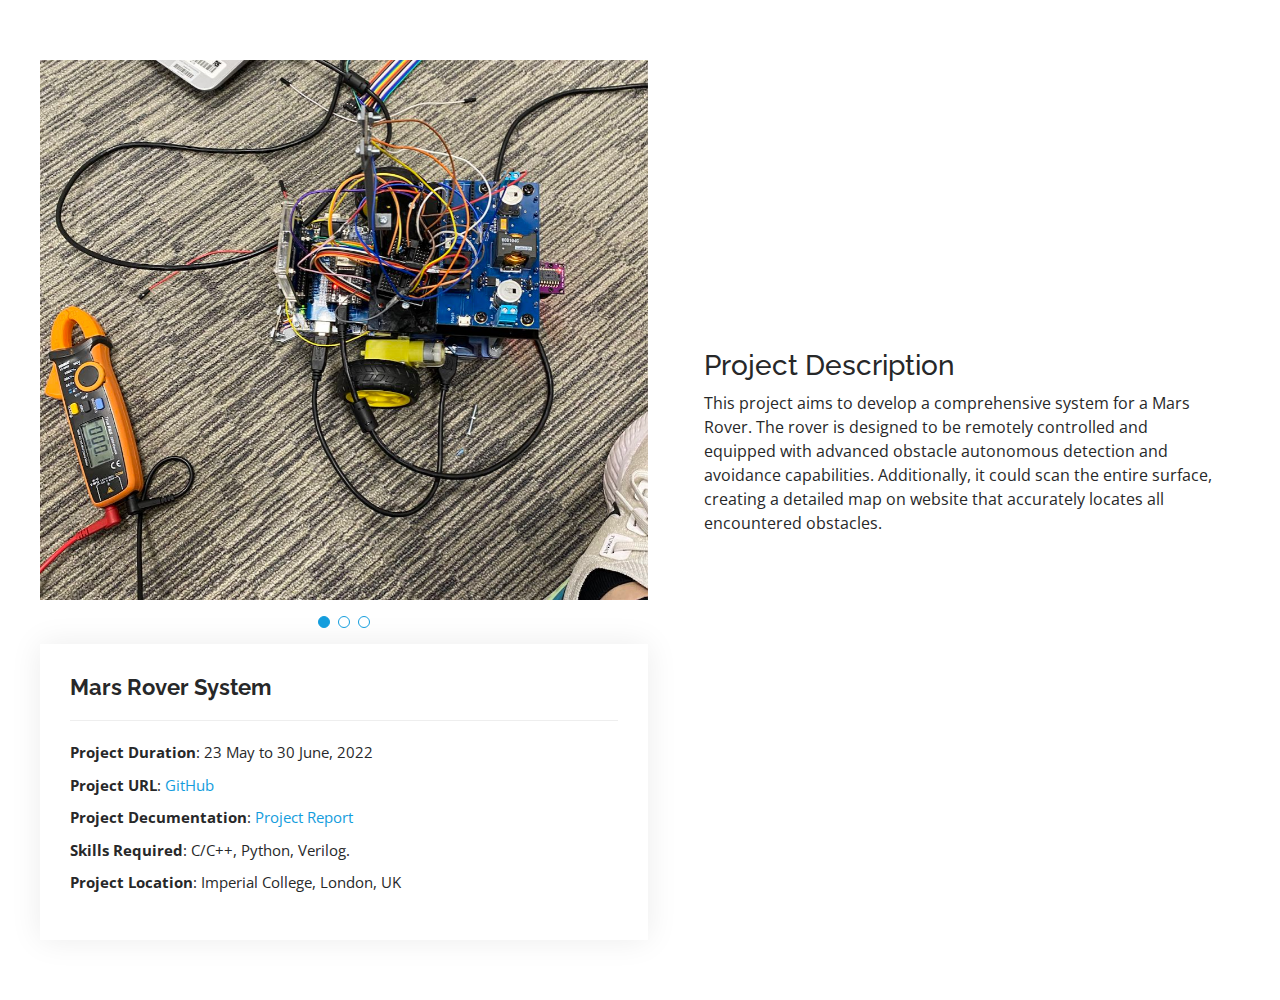
<file: Mars_Rover.html>
<!DOCTYPE html>
<html lang="en">

<head>
  <meta charset="utf-8">
  <meta content="width=device-width, initial-scale=1.0" name="viewport">

  <title>Portfolio Details - Personal Bootstrap Template</title>
  <meta content="" name="description">
  <meta content="" name="keywords">

  <!-- Favicons -->
  <link href="assets/img/favicon.png" rel="icon">
  <link href="assets/img/apple-touch-icon.png" rel="apple-touch-icon">

  <!-- Google Fonts -->
  <link href="https://fonts.googleapis.com/css?family=Open+Sans:300,300i,400,400i,600,600i,700,700i|Raleway:300,300i,400,400i,500,500i,600,600i,700,700i|Poppins:300,300i,400,400i,500,500i,600,600i,700,700i" rel="stylesheet">

  <!-- Vendor CSS Files -->
  <link href="assets/vendor/aos/aos.css" rel="stylesheet">
  <link href="assets/vendor/bootstrap/css/bootstrap.min.css" rel="stylesheet">
  <link href="assets/vendor/bootstrap-icons/bootstrap-icons.css" rel="stylesheet">
  <link href="assets/vendor/boxicons/css/boxicons.min.css" rel="stylesheet">
  <link href="assets/vendor/glightbox/css/glightbox.min.css" rel="stylesheet">
  <link href="assets/vendor/swiper/swiper-bundle.min.css" rel="stylesheet">

  <!-- Template Main CSS File -->
  <link href="assets/css/style.css" rel="stylesheet">

  <!-- =======================================================
  * Template Name: MyResume
  * Updated: May 30 2023 with Bootstrap v5.3.0
  * Template URL: https://bootstrapmade.com/free-html-bootstrap-template-my-resume/
  * Author: BootstrapMade.com
  * License: https://bootstrapmade.com/license/
  ======================================================== -->
</head>

<body>


    <!-- ======= Portfolio Details Section ======= -->
    <section id="portfolio-details" class="portfolio-details">
      
      <div class="portfolioDetailsLightbox">
        <div class="row gy-8">
          <div class="col-lg-6">
            <div class="portfolio-details-slider swiper">
              <div class="swiper-wrapper align-items-center">
                <div class="swiper-slide">
                  <img src="assets/img/portfolio/Mars/Mars_Rover.jpeg" alt="">
                </div>
                <div class="swiper-slide">
                    <img src="assets/img/portfolio/Mars/Mars1.jpg" alt="">
                </div>
                <div class="swiper-slide">
                  <img src="assets/img/portfolio/Mars/Mars2.jpg" alt="">
                </div>
                

              </div>
              <div class="swiper-pagination"></div>
            </div>
            <div class="portfolio-info">
              <h3>Mars Rover System</h3>
              <ul>
                <li><strong>Project Duration</strong>: 23 May to 30 June, 2022</li>
                <li><strong>Project URL</strong>: <a class = "gitlink" onclick=openNewWin("https://github.com/GeorgeWu1204/EOY-Project-Group10")>GitHub</a></li>
                <li><strong>Project Decumentation</strong>: <a href="assets/pdf/Mars.pdf">Project Report</a></li>
                <li><strong>Skills Required</strong>: C/C++, Python, Verilog. </li>
                <li><strong>Project Location</strong>: Imperial College, London, UK</li>
              </ul>
            </div>
          </div>

          <div class="col-lg-5">
            <div class="portfolio-description">
              <h3>Project Description</h3>
              <p>
                This project aims to develop a comprehensive system for a Mars Rover. The rover is designed to be remotely controlled and equipped with advanced obstacle autonomous detection and avoidance capabilities. Additionally, it could scan the entire surface, creating a detailed map on website that accurately locates all encountered obstacles.
              </p>
            </div>
          </div>

        </div>

      </div>
    </section><!-- End Portfolio Details Section -->

  <div id="preloader"></div>
  <a href="#" class="back-to-top d-flex align-items-center justify-content-center"><i class="bi bi-arrow-up-short"></i></a>

  <!-- Vendor JS Files -->
  <script src="assets/vendor/purecounter/purecounter_vanilla.js"></script>
  <script src="assets/vendor/aos/aos.js"></script>
  <script src="assets/vendor/bootstrap/js/bootstrap.bundle.min.js"></script>
  <script src="assets/vendor/glightbox/js/glightbox.min.js"></script>
  <script src="assets/vendor/isotope-layout/isotope.pkgd.min.js"></script>
  <script src="assets/vendor/swiper/swiper-bundle.min.js"></script>
  <script src="assets/vendor/typed.js/typed.umd.js"></script>
  <script src="assets/vendor/waypoints/noframework.waypoints.js"></script>
  <script src="assets/vendor/php-email-form/validate.js"></script>

  <!-- Template Main JS File -->
  <script src="assets/js/main.js"></script>

</body>

</html>
</file>
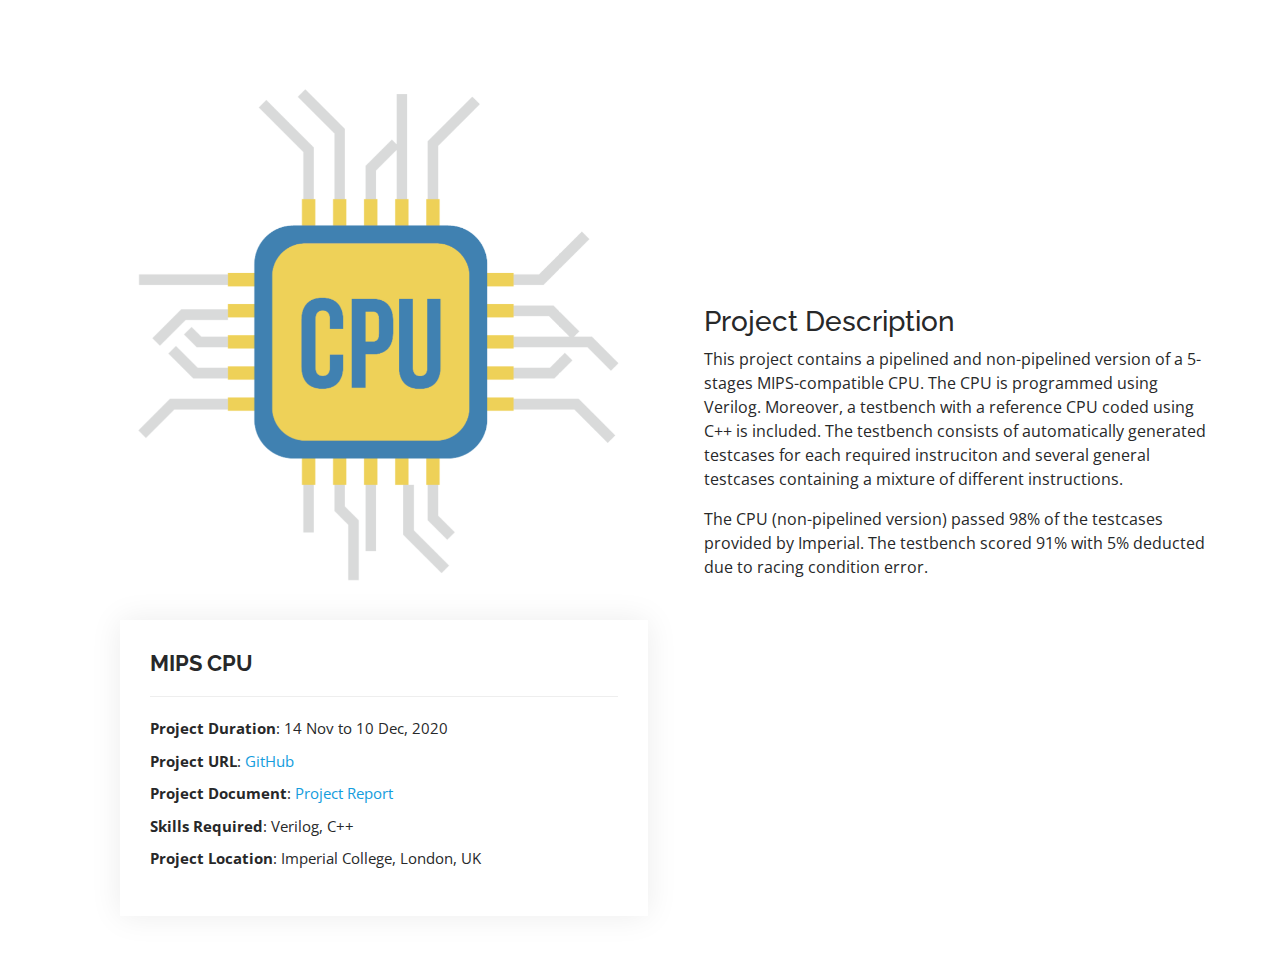
<file: MIPS.html>
<!DOCTYPE html>
<html lang="en">

<head>
  <meta charset="utf-8">
  <meta content="width=device-width, initial-scale=1.0" name="viewport">

  <title>Portfolio Details - Personal Bootstrap Template</title>
  <meta content="" name="description">
  <meta content="" name="keywords">

  <!-- Favicons -->
  <link href="assets/img/favicon.png" rel="icon">
  <link href="assets/img/apple-touch-icon.png" rel="apple-touch-icon">

  <!-- Google Fonts -->
  <link href="https://fonts.googleapis.com/css?family=Open+Sans:300,300i,400,400i,600,600i,700,700i|Raleway:300,300i,400,400i,500,500i,600,600i,700,700i|Poppins:300,300i,400,400i,500,500i,600,600i,700,700i" rel="stylesheet">

  <!-- Vendor CSS Files -->
  <link href="assets/vendor/aos/aos.css" rel="stylesheet">
  <link href="assets/vendor/bootstrap/css/bootstrap.min.css" rel="stylesheet">
  <link href="assets/vendor/bootstrap-icons/bootstrap-icons.css" rel="stylesheet">
  <link href="assets/vendor/boxicons/css/boxicons.min.css" rel="stylesheet">
  <link href="assets/vendor/glightbox/css/glightbox.min.css" rel="stylesheet">
  <link href="assets/vendor/swiper/swiper-bundle.min.css" rel="stylesheet">

  <!-- Template Main CSS File -->
  <link href="assets/css/style.css" rel="stylesheet">

  <!-- =======================================================
  * Template Name: MyResume
  * Updated: May 30 2023 with Bootstrap v5.3.0
  * Template URL: https://bootstrapmade.com/free-html-bootstrap-template-my-resume/
  * Author: BootstrapMade.com
  * License: https://bootstrapmade.com/license/
  ======================================================== -->
</head>

<body>

    <!-- ======= Portfolio Details Section ======= -->
    <section id="portfolio-details" class="portfolio-details">
      <div class="container">

        <div class="row gy-8">

          <div class="col-lg-6">
            <div class="portfolio-details-slider swiper">
              <div class="swiper-wrapper align-items-center">

                <div class="swiper-slide">
                  <img src="assets/img/portfolio/MIPS.png" alt="">
                </div>

              </div>
              <div class="swiper-pagination"></div>
            </div>
            <div class="portfolio-info">
              <h3>MIPS CPU</h3>
              <ul>
                <li><strong>Project Duration</strong>: 14 Nov to 10 Dec, 2020</li>
                <li><strong>Project URL</strong>: <a class = "gitlink" onclick=openNewWin("https://github.com/GeorgeWu1204/MIPS-CPU-Project")>GitHub</a></li>
                <li><strong>Project Document</strong>: <a href="assets/pdf/mips.pdf">Project Report</a></li>
                <li><strong>Skills Required</strong>:  Verilog, C++</li>
                <li><strong>Project Location</strong>: Imperial College, London, UK</li>
              </ul>
            </div>
          </div>

          <div class="col-lg-6">

            <div class="portfolio-description">
              <h3>Project Description</h3>
              <p>
                This project contains a pipelined and non-pipelined version of a 5-stages MIPS-compatible CPU. 
                The CPU is programmed using Verilog. Moreover, a testbench with a reference CPU coded using C++ is included. 
                The testbench consists of automatically generated testcases for each required instruciton and several general testcases containing a mixture of different instructions.
              </p>
              <p>
                The CPU (non-pipelined version) passed 98% of the testcases provided by Imperial. The testbench scored 91% with 5% deducted due to racing condition error.
              </p>
            </div>
          </div>

        </div>

      </div>
    </section><!-- End Portfolio Details Section -->


  <div id="preloader"></div>
  <a href="#" class="back-to-top d-flex align-items-center justify-content-center"><i class="bi bi-arrow-up-short"></i></a>

  <!-- Vendor JS Files -->
  <script src="assets/vendor/purecounter/purecounter_vanilla.js"></script>
  <script src="assets/vendor/aos/aos.js"></script>
  <script src="assets/vendor/bootstrap/js/bootstrap.bundle.min.js"></script>
  <script src="assets/vendor/glightbox/js/glightbox.min.js"></script>
  <script src="assets/vendor/isotope-layout/isotope.pkgd.min.js"></script>
  <script src="assets/vendor/swiper/swiper-bundle.min.js"></script>
  <script src="assets/vendor/typed.js/typed.umd.js"></script>
  <script src="assets/vendor/waypoints/noframework.waypoints.js"></script>
  <script src="assets/vendor/php-email-form/validate.js"></script>

  <!-- Template Main JS File -->
  <script src="assets/js/main.js"></script>

</body>

</html>
</file>
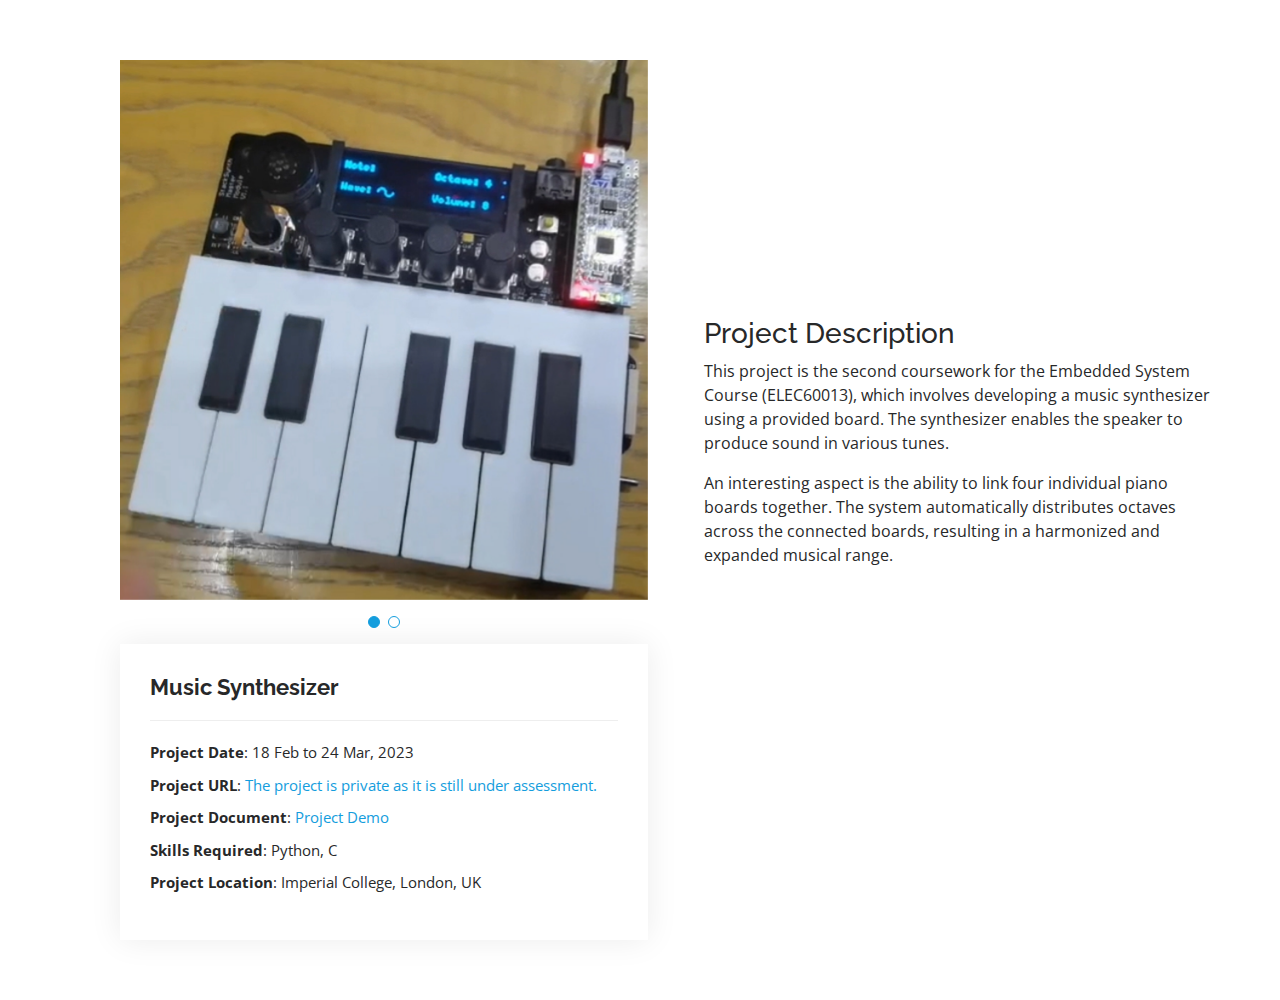
<file: Music_Synthesis.html>
<!DOCTYPE html>
<html lang="en">

<head>
  <meta charset="utf-8">
  <meta content="width=device-width, initial-scale=1.0" name="viewport">

  <title>Portfolio Details - Personal Bootstrap Template</title>
  <meta content="" name="description">
  <meta content="" name="keywords">

  <!-- Favicons -->
  <link href="assets/img/favicon.png" rel="icon">
  <link href="assets/img/apple-touch-icon.png" rel="apple-touch-icon">

  <!-- Google Fonts -->
  <link href="https://fonts.googleapis.com/css?family=Open+Sans:300,300i,400,400i,600,600i,700,700i|Raleway:300,300i,400,400i,500,500i,600,600i,700,700i|Poppins:300,300i,400,400i,500,500i,600,600i,700,700i" rel="stylesheet">

  <!-- Vendor CSS Files -->
  <link href="assets/vendor/aos/aos.css" rel="stylesheet">
  <link href="assets/vendor/bootstrap/css/bootstrap.min.css" rel="stylesheet">
  <link href="assets/vendor/bootstrap-icons/bootstrap-icons.css" rel="stylesheet">
  <link href="assets/vendor/boxicons/css/boxicons.min.css" rel="stylesheet">
  <link href="assets/vendor/glightbox/css/glightbox.min.css" rel="stylesheet">
  <link href="assets/vendor/swiper/swiper-bundle.min.css" rel="stylesheet">

  <!-- Template Main CSS File -->
  <link href="assets/css/style.css" rel="stylesheet">

  <!-- =======================================================
  * Template Name: MyResume
  * Updated: May 30 2023 with Bootstrap v5.3.0
  * Template URL: https://bootstrapmade.com/free-html-bootstrap-template-my-resume/
  * Author: BootstrapMade.com
  * License: https://bootstrapmade.com/license/
  ======================================================== -->
</head>

<body>

    <!-- ======= Portfolio Details Section ======= -->
    <section id="portfolio-details" class="portfolio-details">
      <div class="container">

        <div class="row gy-8">

          <div class="col-lg-6">
            <div class="portfolio-details-slider swiper">
              <div class="swiper-wrapper align-items-center">

                <div class="swiper-slide">
                  <img src="assets/img/portfolio/Music/Music_Synthesis.jpg" alt="">
                </div>

                <div class="swiper-slide">
                  <img src="assets/img/portfolio/Music/Music_Synthesis_2.jpg" alt="">
                </div>

              </div>
              <div class="swiper-pagination"></div>
            </div>
            <div class="portfolio-info">
              <h3>Music Synthesizer</h3>
              <ul>
                <li><strong>Project Date</strong>: 18 Feb to 24 Mar, 2023</li>
                <li><strong>Project URL</strong>: <a class = "gitlink" onclick=openNewWin("https://github.com/GeorgeWu1204/Embedded_System_Task2")>The project is private as it is still under assessment.</a></li>
                
                <li><strong>Project Document</strong>: <a class = "gitlink" onclick=openNewWin("https://youtu.be/lNno21sWGuc")>Project Demo</a></li>
                <!-- <li><strong>Project Document</strong>: <a href="assets/video/music_demo.html">Project Demo</a></li> -->
                <li><strong>Skills Required</strong>: Python, C </li>
                <li><strong>Project Location</strong>: Imperial College, London, UK</li>
              </ul>
            </div>
          </div>

          <div class="col-lg-6">

            <div class="portfolio-description">
              <h3>Project Description</h3>
              <p>
                This project is the second coursework for the Embedded System Course (ELEC60013), which involves developing a music synthesizer using a provided board. The synthesizer enables the speaker to produce sound in various tunes. 
            </p>
            <p>
                An interesting aspect is the ability to link four individual piano boards together. The system automatically distributes octaves across the connected boards, resulting in a harmonized and expanded musical range. 
              </p>

            </div>
          </div>

        </div>

      </div>
    </section><!-- End Portfolio Details Section -->


  <div id="preloader"></div>
  <a href="#" class="back-to-top d-flex align-items-center justify-content-center"><i class="bi bi-arrow-up-short"></i></a>

  <!-- Vendor JS Files -->
  <script src="assets/vendor/purecounter/purecounter_vanilla.js"></script>
  <script src="assets/vendor/aos/aos.js"></script>
  <script src="assets/vendor/bootstrap/js/bootstrap.bundle.min.js"></script>
  <script src="assets/vendor/glightbox/js/glightbox.min.js"></script>
  <script src="assets/vendor/isotope-layout/isotope.pkgd.min.js"></script>
  <script src="assets/vendor/swiper/swiper-bundle.min.js"></script>
  <script src="assets/vendor/typed.js/typed.umd.js"></script>
  <script src="assets/vendor/waypoints/noframework.waypoints.js"></script>
  <script src="assets/vendor/php-email-form/validate.js"></script>

  <!-- Template Main JS File -->
  <script src="assets/js/main.js"></script>

</body>

</html>
</file>
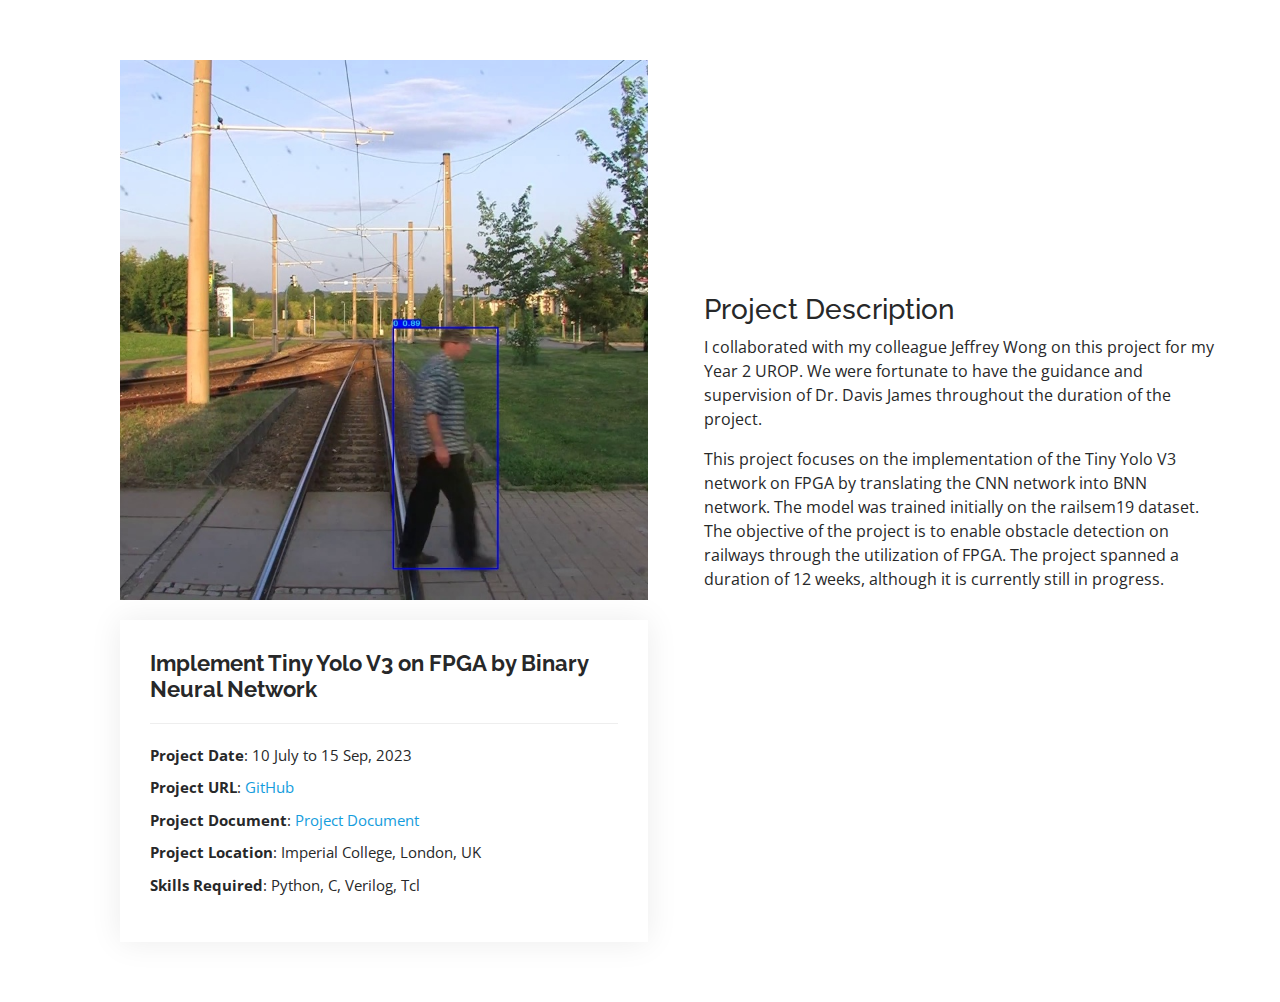
<file: Yolo.html>
<!DOCTYPE html>
<html lang="en">

<head>
  <meta charset="utf-8">
  <meta content="width=device-width, initial-scale=1.0" name="viewport">

  <title>Portfolio Details - Personal Bootstrap Template</title>
  <meta content="" name="description">
  <meta content="" name="keywords">

  <!-- Favicons -->
  <link href="assets/img/favicon.png" rel="icon">
  <link href="assets/img/apple-touch-icon.png" rel="apple-touch-icon">

  <!-- Google Fonts -->
  <link href="https://fonts.googleapis.com/css?family=Open+Sans:300,300i,400,400i,600,600i,700,700i|Raleway:300,300i,400,400i,500,500i,600,600i,700,700i|Poppins:300,300i,400,400i,500,500i,600,600i,700,700i" rel="stylesheet">

  <!-- Vendor CSS Files -->
  <link href="assets/vendor/aos/aos.css" rel="stylesheet">
  <link href="assets/vendor/bootstrap/css/bootstrap.min.css" rel="stylesheet">
  <link href="assets/vendor/bootstrap-icons/bootstrap-icons.css" rel="stylesheet">
  <link href="assets/vendor/boxicons/css/boxicons.min.css" rel="stylesheet">
  <link href="assets/vendor/glightbox/css/glightbox.min.css" rel="stylesheet">
  <link href="assets/vendor/swiper/swiper-bundle.min.css" rel="stylesheet">

  <!-- Template Main CSS File -->
  <link href="assets/css/style.css" rel="stylesheet">

  <!-- =======================================================
  * Template Name: MyResume
  * Updated: May 30 2023 with Bootstrap v5.3.0
  * Template URL: https://bootstrapmade.com/free-html-bootstrap-template-my-resume/
  * Author: BootstrapMade.com
  * License: https://bootstrapmade.com/license/
  ======================================================== -->
</head>

<body>

    <!-- ======= Portfolio Details Section ======= -->
    <section id="portfolio-details" class="portfolio-details">
      <div class="container">

        <div class="row gy-8">

          <div class="col-lg-6">
            <div class="portfolio-details-slider swiper">
              <div class="swiper-wrapper align-items-center">

                <div class="swiper-slide">
                  <img src="assets/img/portfolio/Yolo/Railway.jpg" alt="">
                </div>

              </div>
              <div class="swiper-pagination"></div>
            </div>
            <div class="portfolio-info">
              <h3>Implement Tiny Yolo V3 on FPGA by Binary Neural Network</h3>
              <ul>
                <li><strong>Project Date</strong>: 10 July to 15 Sep, 2023</li>
                <li><strong>Project URL</strong>: <a class = "gitlink" onclick=openNewWin("https://github.com/GeorgeWu1204/Yolov3-LUTNet")> GitHub </a></li>
                <li><strong>Project Document</strong>: <a href="assets/pdf/Yolo.pdf">Project Document</a></li>
                <li><strong>Project Location</strong>: Imperial College, London, UK</li>
                <li><strong>Skills Required</strong>: Python, C, Verilog, Tcl </li>
              </ul>
            </div>
          </div>

          <div class="col-lg-6">

            <div class="portfolio-description">
              <h3>Project Description</h3>
              
              <p>
                I collaborated with my colleague Jeffrey Wong on this project for my Year 2 UROP. We were fortunate to have the guidance and supervision of Dr. Davis James throughout the duration of the project.
              </p>
              <p>
                This project focuses on the implementation of the Tiny Yolo V3 network on FPGA by translating the CNN network into BNN network. The model was trained initially on the railsem19 dataset. The objective of the project is to enable obstacle detection on railways through the utilization of FPGA. The project spanned a duration of 12 weeks, although it is currently still in progress.
              </p>

            </div>
          </div>

        </div>

      </div>
    </section><!-- End Portfolio Details Section -->


  <div id="preloader"></div>
  <a href="#" class="back-to-top d-flex align-items-center justify-content-center"><i class="bi bi-arrow-up-short"></i></a>

  <!-- Vendor JS Files -->
  <script src="assets/vendor/purecounter/purecounter_vanilla.js"></script>
  <script src="assets/vendor/aos/aos.js"></script>
  <script src="assets/vendor/bootstrap/js/bootstrap.bundle.min.js"></script>
  <script src="assets/vendor/glightbox/js/glightbox.min.js"></script>
  <script src="assets/vendor/isotope-layout/isotope.pkgd.min.js"></script>
  <script src="assets/vendor/swiper/swiper-bundle.min.js"></script>
  <script src="assets/vendor/typed.js/typed.umd.js"></script>
  <script src="assets/vendor/waypoints/noframework.waypoints.js"></script>
  <script src="assets/vendor/php-email-form/validate.js"></script>

  <!-- Template Main JS File -->
  <script src="assets/js/main.js"></script>

</body>

</html>
</file>
<file: assets/css/style.css>
/**
* Template Name: iPortfolio
* Updated: May 30 2023 with Bootstrap v5.3.0
* Template URL: https://bootstrapmade.com/iportfolio-bootstrap-portfolio-websites-template/
* Author: BootstrapMade.com
* License: https://bootstrapmade.com/license/
*/

/*--------------------------------------------------------------
# General
--------------------------------------------------------------*/
body {
  font-family: "Open Sans", sans-serif;
  color: #272829;
}

a {
  color: #149ddd;
  text-decoration: none;
}

a:hover {
  color: #37b3ed;
  text-decoration: none;
}

h1,
h2,
h3,
h4,
h5,
h6 {
  font-family: "Raleway", sans-serif;
}

/*--------------------------------------------------------------
# Back to top button
--------------------------------------------------------------*/
.back-to-top {
  position: fixed;
  visibility: hidden;
  opacity: 0;
  right: 15px;
  bottom: 15px;
  z-index: 996;
  background: #149ddd;
  width: 40px;
  height: 40px;
  border-radius: 50px;
  transition: all 0.4s;
}

.back-to-top i {
  font-size: 28px;
  color: #fff;
  line-height: 0;
}

.back-to-top:hover {
  background: #2eafec;
  color: #fff;
}

.back-to-top.active {
  visibility: visible;
  opacity: 1;
}

/*--------------------------------------------------------------
# Header
--------------------------------------------------------------*/
#header {
  position: fixed;
  top: 0;
  left: 0;
  bottom: 0;
  width: 300px;
  transition: all ease-in-out 0.5s;
  z-index: 9997;
  transition: all 0.5s;
  padding: 0 15px;
  background: #040b14;
  overflow-y: auto;
}

#header .profile img {
  margin: 15px auto;
  display: block;
  width: 120px;
  border: 8px solid #2c2f3f;
}

#header .profile h1 {
  font-size: 24px;
  margin: 0;
  padding: 0;
  font-weight: 600;
  -moz-text-align-last: center;
  text-align-last: center;
  font-family: "Poppins", sans-serif;
}

#header .profile h1 a,
#header .profile h1 a:hover {
  color: #fff;
  text-decoration: none;
}

#header .profile .social-links a {
  font-size: 18px;
  display: inline-block;
  background: #212431;
  color: #fff;
  line-height: 1;
  padding: 8px 0;
  margin-right: 4px;
  border-radius: 50%;
  text-align: center;
  width: 36px;
  height: 36px;
  transition: 0.3s;
}

#header .profile .social-links a:hover {
  background: #149ddd;
  color: #fff;
  text-decoration: none;
}

#main {
  margin-left: 300px;
}

.container,
.container-fluid {
  padding-left: 30px;
  padding-right: 30px;
}

@media (max-width: 1199px) {
  #header {
    left: -300px;
  }

  #main {
    margin-left: 0;
  }

  .container,
  .container-fluid {
    padding-left: 12px;
    padding-right: 12px;
  }
}

/*--------------------------------------------------------------
# Navigation Menu
--------------------------------------------------------------*/
/* Desktop Navigation */
.nav-menu {
  padding: 30px 0 0 0;
}

.nav-menu * {
  margin: 0;
  padding: 0;
  list-style: none;
}

.nav-menu>ul>li {
  position: relative;
  white-space: nowrap;
}

.nav-menu a,
.nav-menu a:focus {
  display: flex;
  align-items: center;
  color: #a8a9b4;
  padding: 12px 15px;
  margin-bottom: 8px;
  transition: 0.3s;
  font-size: 15px;
}

.nav-menu a i,
.nav-menu a:focus i {
  font-size: 24px;
  padding-right: 8px;
  color: #6f7180;
}

.nav-menu a:hover,
.nav-menu .active,
.nav-menu .active:focus,
.nav-menu li:hover>a {
  text-decoration: none;
  color: #fff;
}

.nav-menu a:hover i,
.nav-menu .active i,
.nav-menu .active:focus i,
.nav-menu li:hover>a i {
  color: #149ddd;
}

/* Mobile Navigation */
.mobile-nav-toggle {
  position: fixed;
  right: 15px;
  top: 15px;
  z-index: 9998;
  border: 0;
  font-size: 24px;
  transition: all 0.4s;
  outline: none !important;
  background-color: #149ddd;
  color: #fff;
  width: 40px;
  height: 40px;
  display: inline-flex;
  align-items: center;
  justify-content: center;
  line-height: 0;
  border-radius: 50px;
  cursor: pointer;
}

.mobile-nav-active {
  overflow: hidden;
}

.mobile-nav-active #header {
  left: 0;
}

/*--------------------------------------------------------------
# Hero Section
--------------------------------------------------------------*/
#hero {
  width: 100%;
  height: 100vh;
  background: url("../img/bg.jpg") center;
  background-size:  cover;
  background-repeat: no-repeat;
}

#hero:before {
  content: "";
  /* background: rgba(5, 13, 24, 0.3); */
  position: absolute;
  bottom: 0;
  top: 0;
  left: 0;
  right: 0;
  z-index: 1;
}

#hero .hero-container {
  position: relative;
  z-index: 2;
  min-width: 300px;
}

#hero h1 {
  margin: 0 0 10px 0;
  font-size: 64px;
  font-weight: 700;
  line-height: 56px;
  color: #fff;
}

#hero p {
  color: #fff;
  margin-bottom: 50px;
  font-size: 26px;
  font-family: "Poppins", sans-serif;
}

#hero p span {
  color: #fff;
  padding-bottom: 4px;
  letter-spacing: 1px;
  border-bottom: 3px solid #149ddd;
}

@media (min-width: 1024px) {
  #hero {
    background-attachment: fixed;
  }
}

@media (max-width: 768px) {
  #hero h1 {
    font-size: 28px;
    line-height: 36px;
  }

  #hero h2 {
    font-size: 18px;
    line-height: 24px;
    margin-bottom: 30px;
  }
}

/*--------------------------------------------------------------
# Sections General
--------------------------------------------------------------*/
section {
  padding: 60px 0;
  overflow: hidden;
}

.section-bg {
  background: #f5f8fd;
}

.section-title {
  padding-bottom: 30px;
}

.section-title h2 {
  font-size: 32px;
  font-weight: bold;
  margin-bottom: 20px;
  padding-bottom: 20px;
  position: relative;
  color: #173b6c;
}

.section-title h2::after {
  content: "";
  position: absolute;
  display: block;
  width: 50px;
  height: 3px;
  background: #149ddd;
  bottom: 0;
  left: 0;
}

.section-title p {
  margin-bottom: 0;
}

/*--------------------------------------------------------------
# About
--------------------------------------------------------------*/
.about .content h3 {
  font-weight: 700;
  font-size: 26px;
  color: #173b6c;
}

.about .content ul {
  list-style: none;
  padding: 0;
}

.about .content ul li {
  margin-bottom: 20px;
  display: flex;
  align-items: center;
}

.about .content ul strong {
  margin-right: 10px;
}

.about .content ul i {
  font-size: 16px;
  margin-right: 5px;
  color: #149ddd;
  line-height: 0;
}

.about .content p:last-child {
  margin-bottom: 0;
}

/*--------------------------------------------------------------
# Facts
--------------------------------------------------------------*/
.facts {
  padding-bottom: 30px;
}

.facts .count-box {
  padding: 30px;
  width: 100%;
}

.facts .count-box i {
  display: block;
  font-size: 44px;
  color: #149ddd;
  float: left;
  line-height: 0;
}

.facts .count-box span {
  font-size: 48px;
  line-height: 40px;
  display: block;
  font-weight: 700;
  color: #050d18;
  margin-left: 60px;
}

.facts .count-box p {
  padding: 15px 0 0 0;
  margin: 0 0 0 60px;
  font-family: "Raleway", sans-serif;
  font-size: 14px;
  color: #122f57;
}

.facts .count-box a {
  font-weight: 600;
  display: block;
  margin-top: 20px;
  color: #122f57;
  font-size: 15px;
  font-family: "Poppins", sans-serif;
  transition: ease-in-out 0.3s;
}

.facts .count-box a:hover {
  color: #1f5297;
}

/*--------------------------------------------------------------
# Akills
--------------------------------------------------------------*/
.skills .progress {
  height: 60px;
  display: block;
  background: none;
  border-radius: 0;
}

.skills .progress .skill {
  padding: 0;
  margin: 0 0 6px 0;
  text-transform: uppercase;
  display: block;
  font-weight: 600;
  font-family: "Poppins", sans-serif;
  color: #050d18;
}

.skills .progress .skill .val {
  float: right;
  font-style: normal;
}

.skills .progress-bar-wrap {
  background: #dce8f8;
  height: 10px;
}

.skills .progress-bar {
  width: 1px;
  height: 10px;
  transition: 0.9s;
  background-color: #149ddd;
}

/*--------------------------------------------------------------
# Resume
--------------------------------------------------------------*/
.resume .resume-title {
  font-size: 26px;
  font-weight: 700;
  margin-top: 20px;
  margin-bottom: 20px;
  color: #050d18;
}

.resume .resume-item {
  padding: 0 0 20px 20px;
  margin-top: -2px;
  border-left: 2px solid #1f5297;
  position: relative;
}

.resume .resume-item h4 {
  line-height: 18px;
  font-size: 18px;
  font-weight: 600;
  /* text-transform: uppercase; */
  font-family: "Poppins", sans-serif;
  color: #050d18;
  margin-bottom: 10px;
}

.resume .resume-item h5 {
  font-size: 16px;
  background: #e4edf9;
  padding: 5px 15px;
  display: inline-block;
  font-weight: 600;
  margin-bottom: 10px;
}

.resume .resume-item ul {
  padding-left: 20px;
}

.resume .resume-item ul li {
  padding-bottom: 10px;
}

.resume .resume-item:last-child {
  padding-bottom: 0;
}

.resume .resume-item::before {
  content: "";
  position: absolute;
  width: 16px;
  height: 16px;
  border-radius: 50px;
  left: -9px;
  top: 0;
  background: #fff;
  border: 2px solid #1f5297;
}

/*--------------------------------------------------------------
# Portfolio
--------------------------------------------------------------*/
.portfolio .portfolio-item {
  margin-bottom: 30px;
}

.portfolio #portfolio-flters {
  padding: 0;
  margin: 0 auto 35px auto;
  list-style: none;
  text-align: center;
  background: #fff;
  border-radius: 50px;
  padding: 2px 15px;
}

.portfolio #portfolio-flters li {
  cursor: pointer;
  display: inline-block;
  padding: 10px 15px 8px 15px;
  font-size: 14px;
  font-weight: 600;
  line-height: 1;
  text-transform: uppercase;
  color: #272829;
  margin-bottom: 5px;
  transition: all 0.3s ease-in-out;
}

.portfolio #portfolio-flters li:hover,
.portfolio #portfolio-flters li.filter-active {
  color: #149ddd;
}

.portfolio #portfolio-flters li:last-child {
  margin-right: 0;
}

.portfolio .portfolio-item h5 {
  font-size: 16px;
  background: #e4edf9;
  padding: 5px 15px;
  display: inline-block;
  font-weight: 600;
  margin-bottom: 10px;
}

.portfolio .portfolio-wrap {
  transition: 0.3s;
  position: relative;
  overflow: hidden;
  z-index: 1;
  padding: 30px;
  background: #fff;
  /* width: 100%; */
  width: 350px;
  height: 450px;
  box-shadow: 0 0 24px 0 rgba(0, 0, 0, 0.12);
}

.portfolio-img {
  position: absolute;
  top: 60%;
  left: 50%;
  transform: translate(-50%, -50%);
  width: 80%;
  height: 60%;

}
.portfolio-img img {
  width: 100%;
  height: 100%;
  object-fit: cover; /* Optional: Preserve the image's aspect ratio */
}

.portfolio .portfolio-wrap::before {
  content: "";
  background: rgba(255, 255, 255, 0.5);
  position: absolute;
  left: 0;
  right: 0;
  top: 0;
  bottom: 0;
  transition: all ease-in-out 0.3s;
  z-index: 2;
  opacity: 0;
}

.portfolio .portfolio-wrap .portfolio-links {
  opacity: 1;
  left: 0;
  right: 0;
  bottom: -60px;
  z-index: 3;
  position: absolute;
  transition: all ease-in-out 0.3s;
  display: flex;
  justify-content: center;
}

.portfolio .portfolio-wrap .portfolio-links a {
  color: #fff;
  font-size: 28px;
  text-align: center;
  background: rgba(20, 157, 221, 0.75);
  transition: 0.3s;
  width: 50%;
}

.portfolio .portfolio-wrap .portfolio-links a:hover {
  background: rgba(20, 157, 221, 0.95);
}

.portfolio .portfolio-wrap .portfolio-links a+a {
  border-left: 1px solid #37b3ed;
}

.portfolio .portfolio-wrap:hover::before {
  top: 0;
  left: 0;
  right: 0;
  bottom: 0;
  opacity: 1;
}

.portfolio .portfolio-wrap:hover .portfolio-links {
  opacity: 1;
  bottom: 0;
}

/*--------------------------------------------------------------
# Portfolio Details
--------------------------------------------------------------*/
.portfolio-details {
  padding-left: 40px;
}


/* .portfolio-details .portfolio-details-slider {
  width: 100%;
  height: 100%;
  background-color: red;
} */

.portfolio-details .portfolio-details-slider img {
  width: 100%;
  height: 60vh;
  object-fit: cover;
  object-position: center;
}

.portfolio-details .portfolio-details-slider .swiper-pagination {
  margin-top: 20px;
  position: relative;
}

.portfolio-details .portfolio-details-slider .swiper-pagination .swiper-pagination-bullet {
  width: 12px;
  height: 12px;
  background-color: #fff;
  opacity: 1;
  border: 1px solid #149ddd;
}

.portfolio-details .portfolio-details-slider .swiper-pagination .swiper-pagination-bullet-active {
  background-color: #149ddd;
}

.portfolio-details .portfolio-info {
  padding: 30px;
  box-shadow: 0px 0 30px rgba(5, 13, 24, 0.08);
}

.portfolio-details .portfolio-info gitlink{
  color: #149ddd;
}

.portfolio-details .portfolio-info h3 {
  font-size: 22px;
  font-weight: 700;
  margin-bottom: 20px;
  padding-bottom: 20px;
  border-bottom: 1px solid #eee;
}

.portfolio-details .portfolio-info ul {
  list-style: none;
  padding: 0;
  font-size: 15px;
}

.portfolio-details .portfolio-info ul li+li {
  margin-top: 10px;
}

.portfolio-details .portfolio-description {
  /* padding-top: 30px; */
  position: absolute;

  width : 40%;
  left: 55%;
  top: 50%;
  transform: translate(0%, -50%);
  /* background-color: lightpink; */


}

.portfolio-details .portfolio-description h2 {
  font-size: 26px;
  font-weight: 700;
  margin-bottom: 20px;
}

.portfolio-details .portfolio-description p {
  padding: 0;
}

/*--------------------------------------------------------------
# Services
--------------------------------------------------------------*/
.services .icon-box {
  margin-bottom: 20px;
}

.services .icon {
  float: left;
  display: flex;
  align-items: center;
  justify-content: center;
  width: 54px;
  height: 54px;
  background: #149ddd;
  border-radius: 50%;
  transition: 0.5s;
  border: 1px solid #149ddd;
}

.services .icon i {
  color: #fff;
  font-size: 24px;
  line-height: 0;
}

.services .icon-box:hover .icon {
  background: #fff;
}

.services .icon-box:hover .icon i {
  color: #149ddd;
}

.services .title {
  margin-left: 80px;
  font-weight: 700;
  margin-bottom: 15px;
  font-size: 18px;
}

.services .title a {
  color: #343a40;
}

.services .title a:hover {
  color: #149ddd;
}

.services .description {
  margin-left: 80px;
  line-height: 24px;
  font-size: 14px;
}

/*--------------------------------------------------------------
# Testimonials
--------------------------------------------------------------*/
.testimonials .testimonials-carousel,
.testimonials .testimonials-slider {
  overflow: hidden;
}

.testimonials .testimonial-item {
  box-sizing: content-box;
  text-align: center;
  min-height: 320px;
}

.testimonials .testimonial-item .testimonial-img {
  width: 90px;
  border-radius: 50%;
  margin: 0 auto;
}

.testimonials .testimonial-item h3 {
  font-size: 18px;
  font-weight: bold;
  margin: 10px 0 5px 0;
  color: #111;
}

.testimonials .testimonial-item h4 {
  font-size: 14px;
  color: #999;
  margin: 0;
}

.testimonials .testimonial-item .quote-icon-left,
.testimonials .testimonial-item .quote-icon-right {
  color: #c3e8fa;
  font-size: 26px;
}

.testimonials .testimonial-item .quote-icon-left {
  display: inline-block;
  left: -5px;
  position: relative;
}

.testimonials .testimonial-item .quote-icon-right {
  display: inline-block;
  right: -5px;
  position: relative;
  top: 10px;
}

.testimonials .testimonial-item p {
  font-style: italic;
  margin: 0 15px 15px 15px;
  padding: 20px;
  background: #fff;
  position: relative;
  margin-bottom: 35px;
  border-radius: 6px;
  box-shadow: 0px 2px 15px rgba(0, 0, 0, 0.1);
}

.testimonials .testimonial-item p::after {
  content: "";
  width: 0;
  height: 0;
  border-top: 20px solid #fff;
  border-right: 20px solid transparent;
  border-left: 20px solid transparent;
  position: absolute;
  bottom: -20px;
  left: calc(50% - 20px);
}

.testimonials .swiper-pagination {
  margin-top: 20px;
  position: relative;
}

.testimonials .swiper-pagination .swiper-pagination-bullet {
  width: 12px;
  height: 12px;
  background-color: #fff;
  opacity: 1;
  border: 1px solid #149ddd;
}

.testimonials .swiper-pagination .swiper-pagination-bullet-active {
  background-color: #149ddd;
}

/*--------------------------------------------------------------
# Contact
--------------------------------------------------------------*/
.contact {
  padding-bottom: 130px;
}

.contact .info {
  padding: 30px;
  background: #fff;
  width: 100%;
  box-shadow: 0 0 24px 0 rgba(0, 0, 0, 0.12);
}

.contact .info i {
  font-size: 20px;
  color: #149ddd;
  float: left;
  width: 44px;
  height: 44px;
  background: #dff3fc;
  display: flex;
  justify-content: center;
  align-items: center;
  border-radius: 50px;
  transition: all 0.3s ease-in-out;
}

.contact .info h4 {
  padding: 0 0 0 60px;
  font-size: 22px;
  font-weight: 600;
  margin-bottom: 5px;
  color: #050d18;
}

.contact .info p {
  padding: 0 0 10px 60px;
  margin-bottom: 20px;
  font-size: 14px;
  color: #173b6c;
}

.contact .info .email p {
  padding-top: 5px;
}

.contact .info .social-links {
  padding-left: 60px;
}

.contact .info .social-links a {
  font-size: 18px;
  display: inline-block;
  background: #333;
  color: #fff;
  line-height: 1;
  padding: 8px 0;
  border-radius: 50%;
  text-align: center;
  width: 36px;
  height: 36px;
  transition: 0.3s;
  margin-right: 10px;
}

.contact .info .social-links a:hover {
  background: #149ddd;
  color: #fff;
}

.contact .info .email:hover i,
.contact .info .address:hover i,
.contact .info .phone:hover i {
  background: #149ddd;
  color: #fff;
}

.contact .php-email-form {
  width: 100%;
  padding: 30px;
  background: #fff;
  box-shadow: 0 0 24px 0 rgba(0, 0, 0, 0.12);
}

.contact .php-email-form .form-group {
  padding-bottom: 8px;
}

.contact .php-email-form .validate {
  display: none;
  color: red;
  margin: 0 0 15px 0;
  font-weight: 400;
  font-size: 13px;
}

.contact .php-email-form .error-message {
  display: none;
  color: #fff;
  background: #ed3c0d;
  text-align: left;
  padding: 15px;
  font-weight: 600;
}

.contact .php-email-form .error-message br+br {
  margin-top: 25px;
}

.contact .php-email-form .sent-message {
  display: none;
  color: #fff;
  background: #18d26e;
  text-align: center;
  padding: 15px;
  font-weight: 600;
}

.contact .php-email-form .loading {
  display: none;
  background: #fff;
  text-align: center;
  padding: 15px;
}

.contact .php-email-form .loading:before {
  content: "";
  display: inline-block;
  border-radius: 50%;
  width: 24px;
  height: 24px;
  margin: 0 10px -6px 0;
  border: 3px solid #18d26e;
  border-top-color: #eee;
  animation: animate-loading 1s linear infinite;
}

.contact .php-email-form .form-group {
  margin-bottom: 15px;
}

.contact .php-email-form label {
  padding-bottom: 8px;
}

.contact .php-email-form input,
.contact .php-email-form textarea {
  border-radius: 0;
  box-shadow: none;
  font-size: 14px;
}

.contact .php-email-form input {
  height: 44px;
}

.contact .php-email-form textarea {
  padding: 10px 15px;
}

.contact .php-email-form button[type=submit] {
  background: #149ddd;
  border: 0;
  padding: 10px 24px;
  color: #fff;
  transition: 0.4s;
  border-radius: 4px;
}

.contact .php-email-form button[type=submit]:hover {
  background: #37b3ed;
}

@keyframes animate-loading {
  0% {
    transform: rotate(0deg);
  }

  100% {
    transform: rotate(360deg);
  }
}

/*--------------------------------------------------------------
# Breadcrumbs
--------------------------------------------------------------*/
.breadcrumbs {
  padding: 20px 0;
  background: #f9f9f9;
}

.breadcrumbs h2 {
  font-size: 26px;
  font-weight: 300;
}

.breadcrumbs ol {
  display: flex;
  flex-wrap: wrap;
  list-style: none;
  padding: 0;
  margin: 0;
  font-size: 15px;
}

.breadcrumbs ol li+li {
  padding-left: 10px;
}

.breadcrumbs ol li+li::before {
  display: inline-block;
  padding-right: 10px;
  color: #0e2442;
  content: "/";
}

@media (max-width: 768px) {
  .breadcrumbs .d-flex {
    display: block !important;
  }

  .breadcrumbs ol {
    display: block;
  }

  .breadcrumbs ol li {
    display: inline-block;
  }
}

/*--------------------------------------------------------------
# Footer
--------------------------------------------------------------*/
#footer {
  padding: 15px;
  color: #f4f6fd;
  font-size: 14px;
  position: fixed;
  left: 0;
  bottom: 0;
  width: 300px;
  z-index: 9999;
  background: #040b14;
}

#footer .copyright {
  text-align: center;
}

#footer .credits {
  padding-top: 5px;
  text-align: center;
  font-size: 13px;
  color: #eaebf0;
}

@media (max-width: 1199px) {
  #footer {
    position: static;
    width: auto;
    padding-right: 20px 15px;
  }
}

.btn {
  margin-top: -40px;
  margin-left: 125px;
  margin-bottom: 4px;
  font-family: "Quicksand", Arial, sans-serif;
  font-size: 12px;
  font-weight: 400;
  text-transform: uppercase;
  letter-spacing: 1px;
  -webkit-border-radius: 2px;
  -moz-border-radius: 2px;
  -ms-border-radius: 2px;
  border-radius: 2px;
  -webkit-transition: 0.5s;
  -o-transition: 0.5s;
  transition: 0.5s;
  padding: 8px 15px !important; }
  .btn.btn-sm {
    padding: 4px 15px !important; }
  .btn.btn-md {
    padding: 8px 20px !important; }
  .btn.btn-lg {
    padding: 18px 36px !important; }
  .btn:hover, .btn:active, .btn:focus {
    -webkit-box-shadow: none !important;
    box-shadow: none !important;
    outline: none !important; }


.btn.btn-learn {
  color: white;
  border: 2px solid white;
  background: transparent !important; }
.btn.btn-learn:hover {
  background:  rgba(5, 13, 24, 0.5) !important;
  border: 2px solid #27464e !important; }
@media screen and (max-width: 768px) {
 .btn {
  width: 100%; } }

.icon-download4:before {
  content: "\e0a9";
}
</file>
